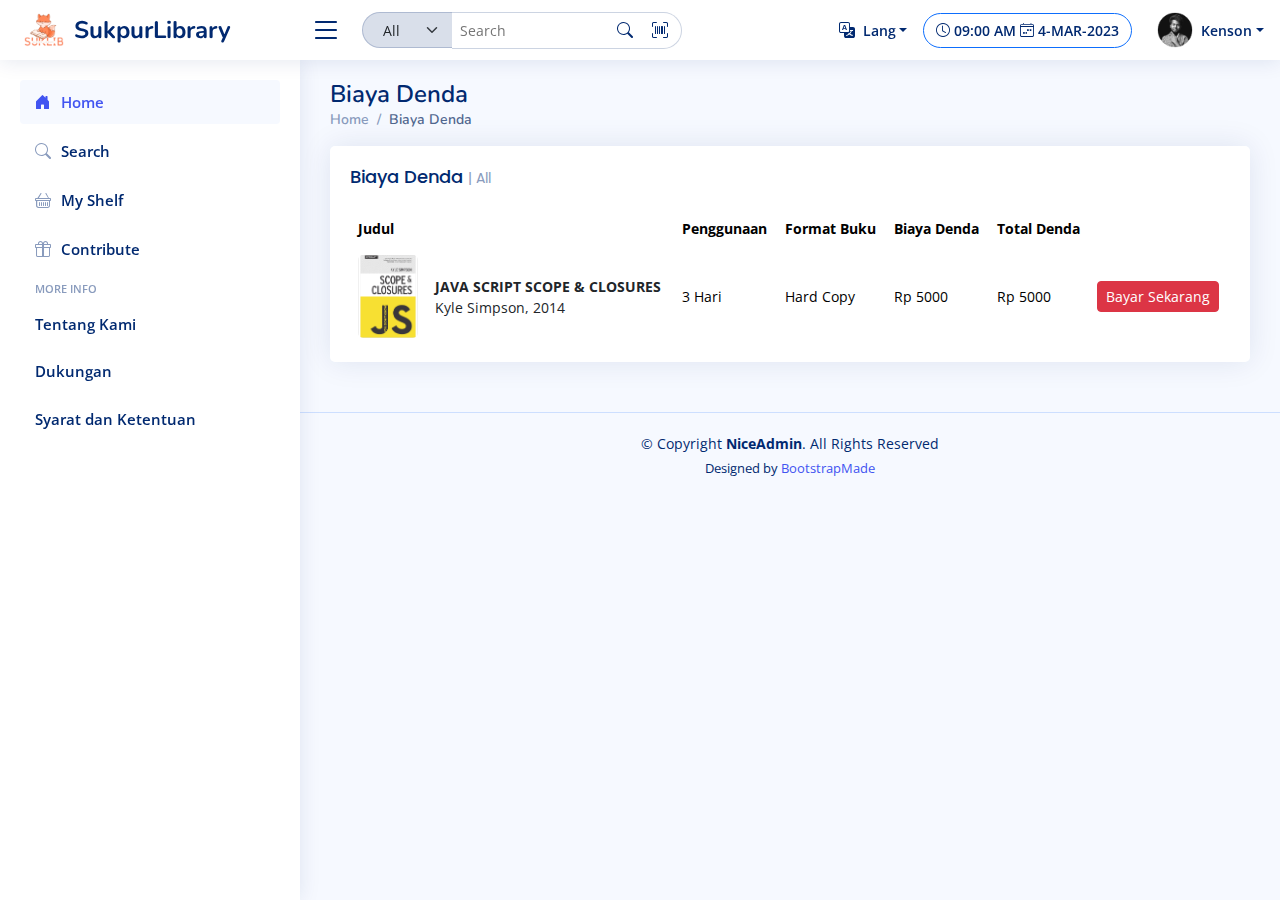
<file: NiceAdmin/index.html>
<!DOCTYPE html>
<html lang="en">

<head>
  <meta charset="utf-8">
  <meta content="width=device-width, initial-scale=1.0" name="viewport">

  <title>SukpurLibrary</title>
  <meta content="" name="description">
  <meta content="" name="keywords">

  <!-- Favicons -->
  <link href="img/logo.png" rel="icon">
  <link href="assets/img/apple-touch-icon.png" rel="apple-touch-icon">

  <!-- Google Fonts -->
  <link href="https://fonts.gstatic.com" rel="preconnect">
  <link href="https://fonts.googleapis.com/css?family=Open+Sans:300,300i,400,400i,600,600i,700,700i|Nunito:300,300i,400,400i,600,600i,700,700i|Poppins:300,300i,400,400i,500,500i,600,600i,700,700i" rel="stylesheet">

  <!-- Vendor CSS Files -->
  <link href="assets/vendor/bootstrap/css/bootstrap.min.css" rel="stylesheet">
  <link href="assets/vendor/bootstrap-icons/bootstrap-icons.css" rel="stylesheet">
  <link href="assets/vendor/boxicons/css/boxicons.min.css" rel="stylesheet">
  <link href="assets/vendor/quill/quill.snow.css" rel="stylesheet">
  <link href="assets/vendor/quill/quill.bubble.css" rel="stylesheet">
  <link href="assets/vendor/remixicon/remixicon.css" rel="stylesheet">
  <link href="assets/vendor/simple-datatables/style.css" rel="stylesheet">

  <!-- Template Main CSS File -->
  <link href="assets/css/style.css" rel="stylesheet">

  <!-- =======================================================
  * Template Name: NiceAdmin
  * Updated: Nov 17 2023 with Bootstrap v5.3.2
  * Template URL: https://bootstrapmade.com/nice-admin-bootstrap-admin-html-template/
  * Author: BootstrapMade.com
  * License: https://bootstrapmade.com/license/
  ======================================================== -->
</head>

<body>
  <!-- ======= Header ======= -->
  <header id="header" class="header fixed-top d-flex align-items-center">

    <div class="d-flex align-items-center justify-content-between">
      <a href="index.html" class="logo d-flex align-items-center">
        <img src="img/logo.png" alt="">
        <span class="d-none d-lg-block">SukpurLibrary</span>
      </a>
      <i class="bi bi-list toggle-sidebar-btn"></i>
    </div><!-- End Logo -->

    <div class="search-bar">
      <form class="search-form d-flex align-items-center" method="POST" action="#">
        <div class="input-group-sm ">
          <select class="form-select form-select-sm shadow-none rounded-start-pill">
              <option>All</option>
              <option>One</option>
              <option>Two</option>
              <option>Three</option>
              <option>Four</option>
          </select>
        </div>
        <input class="rounded-end-pill" type="text" name="query" placeholder="Search" title="Enter search keyword">
        <div class="btn-group" role="group" aria-label="Basic outlined example">
          <button class="btn" type="submit" title="Search"><i class="bi bi-search"></i></button>
          <button id="scan" class="btn" type="button"><i class="bi bi-upc-scan"></i></button>
        </div>
      </form>
    </div><!-- End Search Bar -->

    <nav class="header-nav ms-auto">
      <ul class="d-flex align-items-center">

        <li class="nav-item d-block d-lg-none">
          <a class="nav-link nav-icon search-bar-toggle " href="#">
            <i class="bi bi-search"></i>
          </a>
        </li><!-- End Search Icon-->

       
        <li class="nav-item dropdown pe-3">
          <a class="nav-link nav-profile d-flex align-items-center pe-0" href="#" data-bs-toggle="dropdown">
            <i class="bi bi-translate"></i>
            <span class="d-none d-md-block dropdown-toggle ps-2">Lang</span>
          </a><!-- End Profile Iamge Icon -->

          <ul class="dropdown-menu dropdown-menu-end dropdown-menu-arrow profile">
            <li>
              <hr class="dropdown-divider">
            </li>
            <li>
              <a class="dropdown-item d-flex align-items-center">
                <i class="bi bi-person"></i>
                <span>Bahasa 1</span>
              </a>
            </li>
            <li>
              <hr class="dropdown-divider">
            </li>

            <li>
              <a class="dropdown-item d-flex align-items-center">
                <i class="bi bi-gear"></i>
                <span>Bahasa 2</span>
              </a>
            </li>
            <li>
              <hr class="dropdown-divider">
            </li>

            <li>
              <a class="dropdown-item d-flex align-items-center">
                <i class="bi bi-question-circle"></i>
                <span>Bahasa 3</span>
              </a>
            </li>

          </ul><!-- End Profile Dropdown Items -->
        </li><!-- End Profile Nav -->


        <li class="nav-item">
          <button type="button" id="btnNavTime" class="nav-profile btn btn-outline-primary rounded-pill">
            <i class="bi bi-clock"></i>
            09:00 AM
            <i class="bi bi-calendar4-week"></i>
            4-MAR-2023
          </button>
        </li><!-- End Notification Nav -->
        <li class="nav-item dropdown pe-3">
          <a class="nav-link nav-profile d-flex align-items-center pe-0" href="#" data-bs-toggle="dropdown">
            <img src="/NiceAdmin/img/Avatar.png" alt="Profile" class="rounded-circle">
            <span class="d-none d-md-block dropdown-toggle ps-2">Kenson</span>
          </a><!-- End Profile Iamge Icon -->

          <ul class="dropdown-menu dropdown-menu-end dropdown-menu-arrow profile">
            <li class="dropdown-header">
              <h6>Kenson</h6>
              <span>User</span>
            </li>
            <li>
              <hr class="dropdown-divider">
            </li>

            <li>
              <a class="dropdown-item d-flex align-items-center" href="#">
                <i class="bi bi-person"></i>
                <span>My Profile</span>
              </a>
            </li>
            <li>
              <hr class="dropdown-divider">
            </li>

            <li>
              <a class="dropdown-item d-flex align-items-center" href="#">
                <i class="bi bi-gear"></i>
                <span>Account Settings</span>
              </a>
            </li>
            <li>
              <hr class="dropdown-divider">
            </li>

            <li>
              <a class="dropdown-item d-flex align-items-center" href="#">
                <i class="bi bi-box-arrow-right"></i>
                <span>Sign Out</span>
              </a>
            </li>

          </ul><!-- End Profile Dropdown Items -->
        </li><!-- End Profile Nav -->

      </ul>
    </nav><!-- End Icons Navigation -->

  </header><!-- End Header -->

  <!-- ======= Sidebar ======= -->
  <aside id="sidebar" class="sidebar">

    <ul class="sidebar-nav" id="sidebar-nav">

      <li class="nav-item">
        <a class="nav-link " href="index.html">
          <i class="bi bi-house-door-fill"></i>
          <span>Home</span>
        </a>
      </li><!-- End Dashboard Nav -->

      <li class="nav-item">
        <a class="nav-link collapsed" href="#">
          <i class="bi bi-search"></i><span>Search</span>
        </a>
      </li><!-- End Components Nav -->
      <li class="nav-item">
        <a class="nav-link collapsed" href="riwayat.html">
          <i class="bi bi-basket"></i><span>My Shelf</span>
        </a>
      </li><!-- End Components Nav -->
      <li class="nav-item">
        <a class="nav-link collapsed" href="#">
          <i class="bi bi-gift"></i><span>Contribute</span>
        </a>
      </li><!-- End Components Nav -->


      <li class="nav-heading">More Info</li>

      <li class="nav-item">
        <a class="nav-link collapsed" href="#">
          <span>Tentang Kami</span>
        </a>
      </li><!-- End Blank Page Nav -->
      <li class="nav-item">
        <a class="nav-link collapsed" href="#">
          <span>Dukungan</span>
        </a>
      </li><!-- End Blank Page Nav -->
      <li class="nav-item">
        <a class="nav-link collapsed" href="#">
          <span>Syarat dan Ketentuan</span>
        </a>
      </li><!-- End Blank Page Nav -->

    </ul>

  </aside><!-- End Sidebar-->

  <main id="main" class="main">
    <div class="pagetitle">
      <h1>Biaya Denda</h1>
      <nav>
        <ol class="breadcrumb">
          <li class="breadcrumb-item"><a href="index.html">Home</a></li>
          <li class="breadcrumb-item active">Biaya Denda</li>
        </ol>
      </nav>
    </div><!-- End Page Title -->
    <section class="section dashboard">
      <div class="row">
        <!-- Top Selling -->
        <div class="col-12">
          <div class="card top-selling overflow-auto">
            <div class="card-body pb-0">
              <h5 class="card-title">Biaya Denda <span>| All</span></h5>

              <table class="table table-borderless">
                <thead>
                  <tr>
                    <th scope="col">Judul</th>
                    <th scope="col"></th>
                    <th scope="col">Penggunaan</th>
                    <th scope="col">Format Buku</th>
                    <th scope="col">Biaya Denda</th>
                    <th scope="col">Total Denda</th>
                    <th scope="col"> </th>
                  </tr>
                </thead>
                <tbody>
                  <tr>
                    <th scope="row">
                      <a><img src="img/javaScript.png" alt=""></a>
                    </th>
                    <td>
                      <a class="text-dark fw-bold">JAVA SCRIPT SCOPE & CLOSURES</a><br>
                      <a class="text-dark">Kyle Simpson, 2014</a><br>
                      <a class="text-dark fw-light"></a>
                    </td>
                    <td>3 Hari</td>
                    <td>Hard Copy</td> 
                    <td>Rp 5000</td>
                    <td>Rp 5000</td>
                    <td>
                      <a class="btn btn-sm btn-danger" data-bs-toggle="modal" data-bs-target="#myModal">Bayar Sekarang</a>
                    </td>
                  </tr>
                </tbody>
              </table>

            </div>

          </div>
        </div><!-- End Top Selling -->
      </div>
    </section>
    <!-- Modal -->
    <div class="modal" tabindex="-1" id="myModal">
      <div class="modal-dialog modal-dialog-centered modal-sm">
        <div class="modal-content">
          <div class="modal-header">
            <h6 class="modal-title fw-bold">PEMBAYARAN</h6>
            <button type="button" class="btn-close" data-bs-dismiss="modal" aria-label="Close"></button>
          </div>
          <div class="modal-body">
            <div class="list-group">
              <div class="list-group-item fw-bold mb-0 pb-0 border-0">
                <div class="d-flex w-100 justify-content-between">
                  <p class="text-secondary mb-0" id="denda">TOTAL DENDA</p>
                </div>
                <p class="mb-0 border-bottom border-1 border-black">RP 5000</p>
              </div>
              <div class="list-group-item fw-bold border-0">
                <div class="d-flex w-100 justify-content-between">
                  <p class="text-secondary mb-0" id="judul">JUDUL BUKU</p>
                </div>
                <p class="border-bottom border-1 border-black">JAVA SCRIPT SCOPE & CLOSURES</p>
              </div>
              <div class="list-group-item fw-bold border-0 pt-0">
                  <label class="form-label text-secondary" style="font-size: small;">Metode Pembayaran</label>
                  <div class="col-sm-12">
                    <select class="form-select" aria-label="Default select example">
                      <option selected>Pilih Metode Pembayaran</option>
                      <option value="1">Mandiri</option>
                      <option value="2">BRI</option>
                      <option value="3">BNI</option>
                      <option value="3">DANA</option>
                    </select>
                  </div>
              </div>
            </div>
            <hr style="border-width: 1px; border-color: black;">
            <div class="d-flex w-100 fw-bold text-black">
                <small class="ms-3">TOTAL :</small>
                <small class="ms-1">RP 5000</small>
              </div>
          </div>
          <div class="modal-footer">
            <button type="button" class="btn btn-secondary" data-bs-dismiss="modal">Close</button>
            <button type="button" class="btn btn-primary" data-bs-dismiss="modal" onclick="kembalikanBuku(1, 5000, 1)">
              <a class="text-white" href="https://forms.gle/X7jPH8DW2JPVkRSDA" target="_blank">Bayar</a>
            </button>
          </div>
        </div>
      </div>
    </div>
  </main><!-- End #main -->
  <!-- ======= Footer ======= -->
  <footer id="footer" class="footer">
    <div class="copyright">
      &copy; Copyright <strong><span>NiceAdmin</span></strong>. All Rights Reserved
    </div>
    <div class="credits">
      <!-- All the links in the footer should remain intact. -->
      <!-- You can delete the links only if you purchased the pro version. -->
      <!-- Licensing information: https://bootstrapmade.com/license/ -->
      <!-- Purchase the pro version with working PHP/AJAX contact form: https://bootstrapmade.com/nice-admin-bootstrap-admin-html-template/ -->
      Designed by <a href="https://bootstrapmade.com/">BootstrapMade</a>
    </div>
  </footer><!-- End Footer -->

  <a href="#" class="back-to-top d-flex align-items-center justify-content-center"><i class="bi bi-arrow-up-short"></i></a>

  <!-- Vendor JS Files -->
  <script src="assets/vendor/apexcharts/apexcharts.min.js"></script>
  <script src="assets/vendor/bootstrap/js/bootstrap.bundle.min.js"></script>
  <script src="assets/vendor/chart.js/chart.umd.js"></script>
  <script src="assets/vendor/echarts/echarts.min.js"></script>
  <script src="assets/vendor/quill/quill.min.js"></script>
  <script src="assets/vendor/simple-datatables/simple-datatables.js"></script>
  <script src="assets/vendor/tinymce/tinymce.min.js"></script>
  <script src="assets/vendor/php-email-form/validate.js"></script>

  <!-- Template Main JS File -->
  <script src="assets/js/main.js"></script>

</body>

</html>
</file>
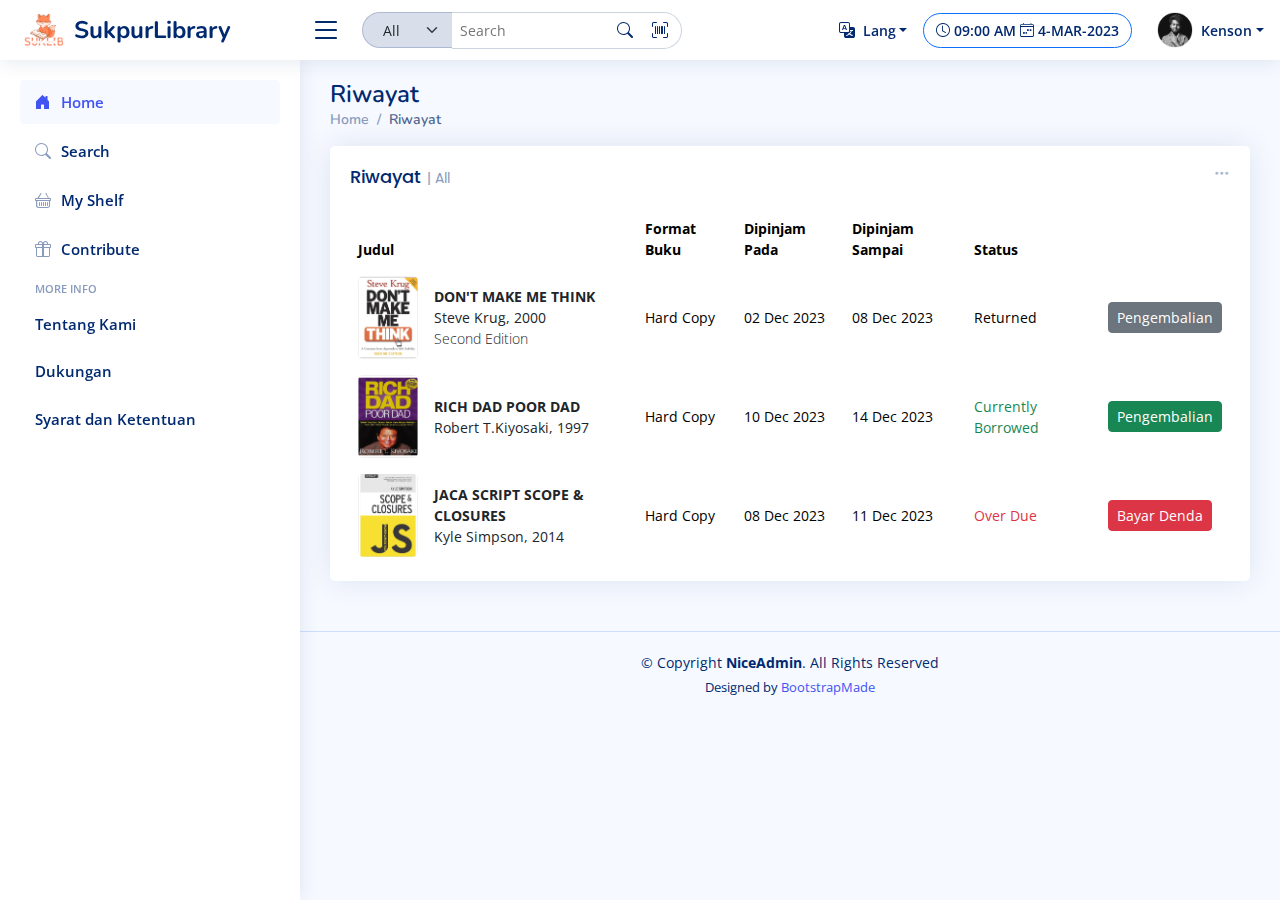
<file: NiceAdmin/riwayat.html>
<!DOCTYPE html>
<html lang="en">

<head>
  <meta charset="utf-8">
  <meta content="width=device-width, initial-scale=1.0" name="viewport">

  <title>Dashboard - NiceAdmin Bootstrap Template</title>
  <meta content="" name="description">
  <meta content="" name="keywords">

  <!-- Favicons -->
  <link href="img/logo.png" rel="icon">
  <link href="assets/img/apple-touch-icon.png" rel="apple-touch-icon">

  <!-- Google Fonts -->
  <link href="https://fonts.gstatic.com" rel="preconnect">
  <link href="https://fonts.googleapis.com/css?family=Open+Sans:300,300i,400,400i,600,600i,700,700i|Nunito:300,300i,400,400i,600,600i,700,700i|Poppins:300,300i,400,400i,500,500i,600,600i,700,700i" rel="stylesheet">

  <!-- Vendor CSS Files -->
  <link href="assets/vendor/bootstrap/css/bootstrap.min.css" rel="stylesheet">
  <link href="assets/vendor/bootstrap-icons/bootstrap-icons.css" rel="stylesheet">
  <link href="assets/vendor/boxicons/css/boxicons.min.css" rel="stylesheet">
  <link href="assets/vendor/quill/quill.snow.css" rel="stylesheet">
  <link href="assets/vendor/quill/quill.bubble.css" rel="stylesheet">
  <link href="assets/vendor/remixicon/remixicon.css" rel="stylesheet">
  <link href="assets/vendor/simple-datatables/style.css" rel="stylesheet">

  <!-- Template Main CSS File -->
  <link href="assets/css/style.css" rel="stylesheet">

  <!-- =======================================================
  * Template Name: NiceAdmin
  * Updated: Nov 17 2023 with Bootstrap v5.3.2
  * Template URL: https://bootstrapmade.com/nice-admin-bootstrap-admin-html-template/
  * Author: BootstrapMade.com
  * License: https://bootstrapmade.com/license/
  ======================================================== -->
</head>

<body>
  <!-- ======= Header ======= -->
  <header id="header" class="header fixed-top d-flex align-items-center">

    <div class="d-flex align-items-center justify-content-between">
      <a href="index.html" class="logo d-flex align-items-center">
        <img src="img/logo.png" alt="">
        <span class="d-none d-lg-block">SukpurLibrary</span>
      </a>
      <i class="bi bi-list toggle-sidebar-btn"></i>
    </div><!-- End Logo -->

    <div class="search-bar">
      <form class="search-form d-flex align-items-center" method="POST" action="#">
        <div class="input-group-sm ">
          <select class="form-select form-select-sm shadow-none rounded-start-pill">
              <option>All</option>
              <option>One</option>
              <option>Two</option>
              <option>Three</option>
              <option>Four</option>
          </select>
        </div>
        <input class="rounded-end-pill" type="text" name="query" placeholder="Search" title="Enter search keyword">
        <div class="btn-group" role="group" aria-label="Basic outlined example">
          <button class="btn" type="submit" title="Search"><i class="bi bi-search"></i></button>
          <button id="scan" class="btn" type="button"><i class="bi bi-upc-scan"></i></button>
        </div>
      </form>
    </div><!-- End Search Bar -->

    <nav class="header-nav ms-auto">
      <ul class="d-flex align-items-center">

        <li class="nav-item d-block d-lg-none">
          <a class="nav-link nav-icon search-bar-toggle " href="#">
            <i class="bi bi-search"></i>
          </a>
        </li><!-- End Search Icon-->

       
        <li class="nav-item dropdown pe-3">
          <a class="nav-link nav-profile d-flex align-items-center pe-0" href="#" data-bs-toggle="dropdown">
            <i class="bi bi-translate"></i>
            <span class="d-none d-md-block dropdown-toggle ps-2">Lang</span>
          </a><!-- End Profile Iamge Icon -->

          <ul class="dropdown-menu dropdown-menu-end dropdown-menu-arrow profile">
            <li>
              <hr class="dropdown-divider">
            </li>
            <li>
              <a class="dropdown-item d-flex align-items-center">
                <i class="bi bi-person"></i>
                <span>Bahasa 1</span>
              </a>
            </li>
            <li>
              <hr class="dropdown-divider">
            </li>

            <li>
              <a class="dropdown-item d-flex align-items-center">
                <i class="bi bi-gear"></i>
                <span>Bahasa 2</span>
              </a>
            </li>
            <li>
              <hr class="dropdown-divider">
            </li>

            <li>
              <a class="dropdown-item d-flex align-items-center">
                <i class="bi bi-question-circle"></i>
                <span>Bahasa 3</span>
              </a>
            </li>

          </ul><!-- End Profile Dropdown Items -->
        </li><!-- End Profile Nav -->


        <li class="nav-item">
          <button type="button" id="btnNavTime" class="nav-profile btn btn-outline-primary rounded-pill">
            <i class="bi bi-clock"></i>
            09:00 AM
            <i class="bi bi-calendar4-week"></i>
            4-MAR-2023
          </button>
        </li><!-- End Notification Nav -->
        <li class="nav-item dropdown pe-3">
          <a class="nav-link nav-profile d-flex align-items-center pe-0" href="#" data-bs-toggle="dropdown">
            <img src="/NiceAdmin/img/Avatar.png" alt="Profile" class="rounded-circle">
            <span class="d-none d-md-block dropdown-toggle ps-2">Kenson</span>
          </a><!-- End Profile Iamge Icon -->

          <ul class="dropdown-menu dropdown-menu-end dropdown-menu-arrow profile">
            <li class="dropdown-header">
              <h6>Kenson</h6>
              <span>User</span>
            </li>
            <li>
              <hr class="dropdown-divider">
            </li>

            <li>
              <a class="dropdown-item d-flex align-items-center" href="#">
                <i class="bi bi-person"></i>
                <span>My Profile</span>
              </a>
            </li>
            <li>
              <hr class="dropdown-divider">
            </li>

            <li>
              <a class="dropdown-item d-flex align-items-center" href="#">
                <i class="bi bi-gear"></i>
                <span>Account Settings</span>
              </a>
            </li>
            <li>
              <hr class="dropdown-divider">
            </li>

            <li>
              <a class="dropdown-item d-flex align-items-center" href="#">
                <i class="bi bi-box-arrow-right"></i>
                <span>Sign Out</span>
              </a>
            </li>

          </ul><!-- End Profile Dropdown Items -->
        </li><!-- End Profile Nav -->

      </ul>
    </nav><!-- End Icons Navigation -->

  </header><!-- End Header -->

  <!-- ======= Sidebar ======= -->
  <aside id="sidebar" class="sidebar">

    <ul class="sidebar-nav" id="sidebar-nav">

      <li class="nav-item">
        <a class="nav-link " href="index.html">
          <i class="bi bi-house-door-fill"></i>
          <span>Home</span>
        </a>
      </li><!-- End Dashboard Nav -->

      <li class="nav-item">
        <a class="nav-link collapsed" data-bs-target="#components-nav" data-bs-toggle="collapse" href="#">
          <i class="bi bi-search"></i><span>Search</span>
        </a>
      </li><!-- End Components Nav -->
      <li class="nav-item">
        <a class="nav-link collapsed" data-bs-target="#components-nav" data-bs-toggle="collapse" href="#">
          <i class="bi bi-basket"></i><span>My Shelf</span>
        </a>
      </li><!-- End Components Nav -->
      <li class="nav-item">
        <a class="nav-link collapsed" data-bs-target="#components-nav" data-bs-toggle="collapse" href="#">
          <i class="bi bi-gift"></i><span>Contribute</span>
        </a>
      </li><!-- End Components Nav -->


      <li class="nav-heading">More Info</li>

      <li class="nav-item">
        <a class="nav-link collapsed" href="#">
          <span>Tentang Kami</span>
        </a>
      </li><!-- End Blank Page Nav -->
      <li class="nav-item">
        <a class="nav-link collapsed" href="#">
          <span>Dukungan</span>
        </a>
      </li><!-- End Blank Page Nav -->
      <li class="nav-item">
        <a class="nav-link collapsed" href="#">
          <span>Syarat dan Ketentuan</span>
        </a>
      </li><!-- End Blank Page Nav -->

    </ul>

  </aside><!-- End Sidebar-->

  <main id="main" class="main">
    <div class="pagetitle">
      <h1>Riwayat</h1>
      <nav>
        <ol class="breadcrumb">
          <li class="breadcrumb-item"><a href="index.html">Home</a></li>
          <li class="breadcrumb-item active">Riwayat</li>
        </ol>
      </nav>
    </div><!-- End Page Title -->
    <section class="section dashboard">
      <div class="row">
        <!-- Top Selling -->
        <div class="col-12">
          <div class="card top-selling overflow-auto">
            <div class="filter">
              <a class="icon" href="#" data-bs-toggle="dropdown"><i class="bi bi-three-dots"></i></a>
              <ul class="dropdown-menu dropdown-menu-end dropdown-menu-arrow">
                <li class="dropdown-header text-start">
                  <h6>Filter</h6>
                </li>
                <li><a class="dropdown-item" href="#">Currently Borrowed</a></li>
                <li><a class="dropdown-item" href="#">Returned</a></li>
                <li><a class="dropdown-item" href="#">Over Due</a></li>
              </ul>
            </div>
            <div class="card-body pb-0">
              <h5 class="card-title">Riwayat <span>| All</span></h5>

              <table class="table table-borderless">
                <thead>
                  <tr>
                    <th scope="col">Judul</th>
                    <th scope="col"></th>
                    <th scope="col">Format Buku</th>
                    <th scope="col">Dipinjam Pada</th>
                    <th scope="col">Dipinjam Sampai</th>
                    <th scope="col">Status</th>
                    <th scope="col"> </th>
                  </tr>
                </thead>
                <tbody>
                  <tr>
                    <th scope="row">
                      <a><img src="img/dontMakeMeThink.png" alt=""></a>
                    </th>
                    <td>
                      <a class="text-dark fw-bold">DON'T MAKE ME THINK</a><br>
                      <a class="text-dark">Steve Krug, 2000</a><br>
                      <a class="text-dark fw-light">Second Edition</a>
                    </td>
                    <td>Hard Copy</td> 
                    <td>02 Dec 2023</td>
                    <td>08 Dec 2023</td>
                    <td>Returned</td>
                    <td>
                      <a class="btn btn-sm btn-secondary" data-bs-toggle="modal" data-bs-target="#myModal">Pengembalian</a>
                    </td>
                  </tr>
                  <tr>
                    <th scope="row">
                      <a><img src="img/richDadPoorDad.png" alt=""></a>
                    </th>
                    <td>
                      <a class="text-dark fw-bold">RICH DAD POOR DAD</a><br>
                      <a class="text-dark">Robert T.Kiyosaki, 1997</a><br>
                      <a class="text-dark fw-light"></a>
                    </td>
                    <td>Hard Copy</td> 
                    <td>10 Dec 2023</td>
                    <td>14 Dec 2023</td>
                    <td class="text-success">Currently Borrowed</td>
                    <td>
                      <a class="btn btn-sm btn-success" data-bs-toggle="modal" data-bs-target="#myModal">Pengembalian</a>
                    </td>
                  </tr>
                  <tr>
                    <th scope="row">
                      <a><img src="img/javaScript.png" alt=""></a>
                    </th>
                    <td>
                      <a class="text-dark fw-bold">JACA SCRIPT SCOPE & CLOSURES</a><br>
                      <a class="text-dark">Kyle Simpson, 2014</a><br>
                      <a class="text-dark fw-light"></a>
                    </td>
                    <td>Hard Copy</td> 
                    <td>08 Dec 2023</td>
                    <td>11 Dec 2023</td>
                    <td class="text-danger">Over Due</td>
                    <td>
                      <a class="btn btn-sm btn-danger" href="index.html">Bayar Denda</a>
                    </td>
                  </tr>
                </tbody>
              </table>
            </div>
            
          </div>
        </div><!-- End Top Selling -->
      </div>
    </section>
    <!-- Modal -->
    <div class="modal" tabindex="-1" id="myModal">
      <div class="modal-dialog modal-dialog-centered modal-sm">
        <div class="modal-content">
          <div class="modal-header">
            <h6 class="modal-title fw-bold">Isi data Pengembalian Buku</h6>
            <button type="button" class="btn-close" data-bs-dismiss="modal" aria-label="Close"></button>
          </div>
          <div class="modal-body">
            <div class="list-group">
              <div class="list-group-item fw-bold border-0 mb-1">
                <!-- Vertical Form -->
                <form class="row g-3">
                  <div class="col-12">
                    <label for="inputDate" class="col-sm-2 col-form-label">Dari</label>
                    <div class="col-sm-10">
                      <input type="date" class="form-control border-0 bg-secondary-light">
                    </div>
                  </div>
                  <div class="col-12">
                    <label for="inputDate" class="col-sm-2 col-form-label">Sampai</label>
                    <div class="col-sm-10">
                      <input type="date" class="form-control border-0 bg-secondary-light">
                    </div>
                  </div>
                  <div class="col-12">
                    <label for="inputNanme4" class="form-label">Nomor Buku</label>
                    <input type="text" class="form-control" id="inputNanme4" placeholder="65XC2023">
                  </div>
                  <div class="col-12">
                    <label for="inputNanme3" class="form-label">Denda</label>
                    <input type="text" class="form-control" id="inputNanme3" placeholder="RP 0,00">
                  </div>
                </form>
                <!-- Vertical Form -->
              </div>
            </div>
          </div>
          <div class="modal-footer justify-content-center">
            <button type="button" class="btn btn-secondary" data-bs-dismiss="modal">Close</button>
            <button type="button" class="btn btn-primary" data-bs-dismiss="modal">
              <a class="text-white" target="_blank">Return</a>
            </button>
          </div>
        </div>
      </div>
    </div>
  </main><!-- End #main -->
  <!-- ======= Footer ======= -->
  <footer id="footer" class="footer">
    <div class="copyright">
      &copy; Copyright <strong><span>NiceAdmin</span></strong>. All Rights Reserved
    </div>
    <div class="credits">
      <!-- All the links in the footer should remain intact. -->
      <!-- You can delete the links only if you purchased the pro version. -->
      <!-- Licensing information: https://bootstrapmade.com/license/ -->
      <!-- Purchase the pro version with working PHP/AJAX contact form: https://bootstrapmade.com/nice-admin-bootstrap-admin-html-template/ -->
      Designed by <a href="https://bootstrapmade.com/">BootstrapMade</a>
    </div>
  </footer><!-- End Footer -->

  <a href="#" class="back-to-top d-flex align-items-center justify-content-center"><i class="bi bi-arrow-up-short"></i></a>

  <!-- Vendor JS Files -->
  <script src="assets/vendor/apexcharts/apexcharts.min.js"></script>
  <script src="assets/vendor/bootstrap/js/bootstrap.bundle.min.js"></script>
  <script src="assets/vendor/chart.js/chart.umd.js"></script>
  <script src="assets/vendor/echarts/echarts.min.js"></script>
  <script src="assets/vendor/quill/quill.min.js"></script>
  <script src="assets/vendor/simple-datatables/simple-datatables.js"></script>
  <script src="assets/vendor/tinymce/tinymce.min.js"></script>
  <script src="assets/vendor/php-email-form/validate.js"></script>

  <!-- Template Main JS File -->
  <script src="assets/js/main.js"></script>

</body>

</html>
</file>
<file: NiceAdmin/assets/vendor/quill/quill.snow.css>
/*!
 * Quill Editor v1.3.7
 * https://quilljs.com/
 * Copyright (c) 2014, Jason Chen
 * Copyright (c) 2013, salesforce.com
 */
.ql-container {
  box-sizing: border-box;
  font-family: Helvetica, Arial, sans-serif;
  font-size: 13px;
  height: 100%;
  margin: 0px;
  position: relative;
}
.ql-container.ql-disabled .ql-tooltip {
  visibility: hidden;
}
.ql-container.ql-disabled .ql-editor ul[data-checked] > li::before {
  pointer-events: none;
}
.ql-clipboard {
  left: -100000px;
  height: 1px;
  overflow-y: hidden;
  position: absolute;
  top: 50%;
}
.ql-clipboard p {
  margin: 0;
  padding: 0;
}
.ql-editor {
  box-sizing: border-box;
  line-height: 1.42;
  height: 100%;
  outline: none;
  overflow-y: auto;
  padding: 12px 15px;
  tab-size: 4;
  -moz-tab-size: 4;
  text-align: left;
  white-space: pre-wrap;
  word-wrap: break-word;
}
.ql-editor > * {
  cursor: text;
}
.ql-editor p,
.ql-editor ol,
.ql-editor ul,
.ql-editor pre,
.ql-editor blockquote,
.ql-editor h1,
.ql-editor h2,
.ql-editor h3,
.ql-editor h4,
.ql-editor h5,
.ql-editor h6 {
  margin: 0;
  padding: 0;
  counter-reset: list-1 list-2 list-3 list-4 list-5 list-6 list-7 list-8 list-9;
}
.ql-editor ol,
.ql-editor ul {
  padding-left: 1.5em;
}
.ql-editor ol > li,
.ql-editor ul > li {
  list-style-type: none;
}
.ql-editor ul > li::before {
  content: '\2022';
}
.ql-editor ul[data-checked=true],
.ql-editor ul[data-checked=false] {
  pointer-events: none;
}
.ql-editor ul[data-checked=true] > li *,
.ql-editor ul[data-checked=false] > li * {
  pointer-events: all;
}
.ql-editor ul[data-checked=true] > li::before,
.ql-editor ul[data-checked=false] > li::before {
  color: #777;
  cursor: pointer;
  pointer-events: all;
}
.ql-editor ul[data-checked=true] > li::before {
  content: '\2611';
}
.ql-editor ul[data-checked=false] > li::before {
  content: '\2610';
}
.ql-editor li::before {
  display: inline-block;
  white-space: nowrap;
  width: 1.2em;
}
.ql-editor li:not(.ql-direction-rtl)::before {
  margin-left: -1.5em;
  margin-right: 0.3em;
  text-align: right;
}
.ql-editor li.ql-direction-rtl::before {
  margin-left: 0.3em;
  margin-right: -1.5em;
}
.ql-editor ol li:not(.ql-direction-rtl),
.ql-editor ul li:not(.ql-direction-rtl) {
  padding-left: 1.5em;
}
.ql-editor ol li.ql-direction-rtl,
.ql-editor ul li.ql-direction-rtl {
  padding-right: 1.5em;
}
.ql-editor ol li {
  counter-reset: list-1 list-2 list-3 list-4 list-5 list-6 list-7 list-8 list-9;
  counter-increment: list-0;
}
.ql-editor ol li:before {
  content: counter(list-0, decimal) '. ';
}
.ql-editor ol li.ql-indent-1 {
  counter-increment: list-1;
}
.ql-editor ol li.ql-indent-1:before {
  content: counter(list-1, lower-alpha) '. ';
}
.ql-editor ol li.ql-indent-1 {
  counter-reset: list-2 list-3 list-4 list-5 list-6 list-7 list-8 list-9;
}
.ql-editor ol li.ql-indent-2 {
  counter-increment: list-2;
}
.ql-editor ol li.ql-indent-2:before {
  content: counter(list-2, lower-roman) '. ';
}
.ql-editor ol li.ql-indent-2 {
  counter-reset: list-3 list-4 list-5 list-6 list-7 list-8 list-9;
}
.ql-editor ol li.ql-indent-3 {
  counter-increment: list-3;
}
.ql-editor ol li.ql-indent-3:before {
  content: counter(list-3, decimal) '. ';
}
.ql-editor ol li.ql-indent-3 {
  counter-reset: list-4 list-5 list-6 list-7 list-8 list-9;
}
.ql-editor ol li.ql-indent-4 {
  counter-increment: list-4;
}
.ql-editor ol li.ql-indent-4:before {
  content: counter(list-4, lower-alpha) '. ';
}
.ql-editor ol li.ql-indent-4 {
  counter-reset: list-5 list-6 list-7 list-8 list-9;
}
.ql-editor ol li.ql-indent-5 {
  counter-increment: list-5;
}
.ql-editor ol li.ql-indent-5:before {
  content: counter(list-5, lower-roman) '. ';
}
.ql-editor ol li.ql-indent-5 {
  counter-reset: list-6 list-7 list-8 list-9;
}
.ql-editor ol li.ql-indent-6 {
  counter-increment: list-6;
}
.ql-editor ol li.ql-indent-6:before {
  content: counter(list-6, decimal) '. ';
}
.ql-editor ol li.ql-indent-6 {
  counter-reset: list-7 list-8 list-9;
}
.ql-editor ol li.ql-indent-7 {
  counter-increment: list-7;
}
.ql-editor ol li.ql-indent-7:before {
  content: counter(list-7, lower-alpha) '. ';
}
.ql-editor ol li.ql-indent-7 {
  counter-reset: list-8 list-9;
}
.ql-editor ol li.ql-indent-8 {
  counter-increment: list-8;
}
.ql-editor ol li.ql-indent-8:before {
  content: counter(list-8, lower-roman) '. ';
}
.ql-editor ol li.ql-indent-8 {
  counter-reset: list-9;
}
.ql-editor ol li.ql-indent-9 {
  counter-increment: list-9;
}
.ql-editor ol li.ql-indent-9:before {
  content: counter(list-9, decimal) '. ';
}
.ql-editor .ql-indent-1:not(.ql-direction-rtl) {
  padding-left: 3em;
}
.ql-editor li.ql-indent-1:not(.ql-direction-rtl) {
  padding-left: 4.5em;
}
.ql-editor .ql-indent-1.ql-direction-rtl.ql-align-right {
  padding-right: 3em;
}
.ql-editor li.ql-indent-1.ql-direction-rtl.ql-align-right {
  padding-right: 4.5em;
}
.ql-editor .ql-indent-2:not(.ql-direction-rtl) {
  padding-left: 6em;
}
.ql-editor li.ql-indent-2:not(.ql-direction-rtl) {
  padding-left: 7.5em;
}
.ql-editor .ql-indent-2.ql-direction-rtl.ql-align-right {
  padding-right: 6em;
}
.ql-editor li.ql-indent-2.ql-direction-rtl.ql-align-right {
  padding-right: 7.5em;
}
.ql-editor .ql-indent-3:not(.ql-direction-rtl) {
  padding-left: 9em;
}
.ql-editor li.ql-indent-3:not(.ql-direction-rtl) {
  padding-left: 10.5em;
}
.ql-editor .ql-indent-3.ql-direction-rtl.ql-align-right {
  padding-right: 9em;
}
.ql-editor li.ql-indent-3.ql-direction-rtl.ql-align-right {
  padding-right: 10.5em;
}
.ql-editor .ql-indent-4:not(.ql-direction-rtl) {
  padding-left: 12em;
}
.ql-editor li.ql-indent-4:not(.ql-direction-rtl) {
  padding-left: 13.5em;
}
.ql-editor .ql-indent-4.ql-direction-rtl.ql-align-right {
  padding-right: 12em;
}
.ql-editor li.ql-indent-4.ql-direction-rtl.ql-align-right {
  padding-right: 13.5em;
}
.ql-editor .ql-indent-5:not(.ql-direction-rtl) {
  padding-left: 15em;
}
.ql-editor li.ql-indent-5:not(.ql-direction-rtl) {
  padding-left: 16.5em;
}
.ql-editor .ql-indent-5.ql-direction-rtl.ql-align-right {
  padding-right: 15em;
}
.ql-editor li.ql-indent-5.ql-direction-rtl.ql-align-right {
  padding-right: 16.5em;
}
.ql-editor .ql-indent-6:not(.ql-direction-rtl) {
  padding-left: 18em;
}
.ql-editor li.ql-indent-6:not(.ql-direction-rtl) {
  padding-left: 19.5em;
}
.ql-editor .ql-indent-6.ql-direction-rtl.ql-align-right {
  padding-right: 18em;
}
.ql-editor li.ql-indent-6.ql-direction-rtl.ql-align-right {
  padding-right: 19.5em;
}
.ql-editor .ql-indent-7:not(.ql-direction-rtl) {
  padding-left: 21em;
}
.ql-editor li.ql-indent-7:not(.ql-direction-rtl) {
  padding-left: 22.5em;
}
.ql-editor .ql-indent-7.ql-direction-rtl.ql-align-right {
  padding-right: 21em;
}
.ql-editor li.ql-indent-7.ql-direction-rtl.ql-align-right {
  padding-right: 22.5em;
}
.ql-editor .ql-indent-8:not(.ql-direction-rtl) {
  padding-left: 24em;
}
.ql-editor li.ql-indent-8:not(.ql-direction-rtl) {
  padding-left: 25.5em;
}
.ql-editor .ql-indent-8.ql-direction-rtl.ql-align-right {
  padding-right: 24em;
}
.ql-editor li.ql-indent-8.ql-direction-rtl.ql-align-right {
  padding-right: 25.5em;
}
.ql-editor .ql-indent-9:not(.ql-direction-rtl) {
  padding-left: 27em;
}
.ql-editor li.ql-indent-9:not(.ql-direction-rtl) {
  padding-left: 28.5em;
}
.ql-editor .ql-indent-9.ql-direction-rtl.ql-align-right {
  padding-right: 27em;
}
.ql-editor li.ql-indent-9.ql-direction-rtl.ql-align-right {
  padding-right: 28.5em;
}
.ql-editor .ql-video {
  display: block;
  max-width: 100%;
}
.ql-editor .ql-video.ql-align-center {
  margin: 0 auto;
}
.ql-editor .ql-video.ql-align-right {
  margin: 0 0 0 auto;
}
.ql-editor .ql-bg-black {
  background-color: #000;
}
.ql-editor .ql-bg-red {
  background-color: #e60000;
}
.ql-editor .ql-bg-orange {
  background-color: #f90;
}
.ql-editor .ql-bg-yellow {
  background-color: #ff0;
}
.ql-editor .ql-bg-green {
  background-color: #008a00;
}
.ql-editor .ql-bg-blue {
  background-color: #06c;
}
.ql-editor .ql-bg-purple {
  background-color: #93f;
}
.ql-editor .ql-color-white {
  color: #fff;
}
.ql-editor .ql-color-red {
  color: #e60000;
}
.ql-editor .ql-color-orange {
  color: #f90;
}
.ql-editor .ql-color-yellow {
  color: #ff0;
}
.ql-editor .ql-color-green {
  color: #008a00;
}
.ql-editor .ql-color-blue {
  color: #06c;
}
.ql-editor .ql-color-purple {
  color: #93f;
}
.ql-editor .ql-font-serif {
  font-family: Georgia, Times New Roman, serif;
}
.ql-editor .ql-font-monospace {
  font-family: Monaco, Courier New, monospace;
}
.ql-editor .ql-size-small {
  font-size: 0.75em;
}
.ql-editor .ql-size-large {
  font-size: 1.5em;
}
.ql-editor .ql-size-huge {
  font-size: 2.5em;
}
.ql-editor .ql-direction-rtl {
  direction: rtl;
  text-align: inherit;
}
.ql-editor .ql-align-center {
  text-align: center;
}
.ql-editor .ql-align-justify {
  text-align: justify;
}
.ql-editor .ql-align-right {
  text-align: right;
}
.ql-editor.ql-blank::before {
  color: rgba(0,0,0,0.6);
  content: attr(data-placeholder);
  font-style: italic;
  left: 15px;
  pointer-events: none;
  position: absolute;
  right: 15px;
}
.ql-snow.ql-toolbar:after,
.ql-snow .ql-toolbar:after {
  clear: both;
  content: '';
  display: table;
}
.ql-snow.ql-toolbar button,
.ql-snow .ql-toolbar button {
  background: none;
  border: none;
  cursor: pointer;
  display: inline-block;
  float: left;
  height: 24px;
  padding: 3px 5px;
  width: 28px;
}
.ql-snow.ql-toolbar button svg,
.ql-snow .ql-toolbar button svg {
  float: left;
  height: 100%;
}
.ql-snow.ql-toolbar button:active:hover,
.ql-snow .ql-toolbar button:active:hover {
  outline: none;
}
.ql-snow.ql-toolbar input.ql-image[type=file],
.ql-snow .ql-toolbar input.ql-image[type=file] {
  display: none;
}
.ql-snow.ql-toolbar button:hover,
.ql-snow .ql-toolbar button:hover,
.ql-snow.ql-toolbar button:focus,
.ql-snow .ql-toolbar button:focus,
.ql-snow.ql-toolbar button.ql-active,
.ql-snow .ql-toolbar button.ql-active,
.ql-snow.ql-toolbar .ql-picker-label:hover,
.ql-snow .ql-toolbar .ql-picker-label:hover,
.ql-snow.ql-toolbar .ql-picker-label.ql-active,
.ql-snow .ql-toolbar .ql-picker-label.ql-active,
.ql-snow.ql-toolbar .ql-picker-item:hover,
.ql-snow .ql-toolbar .ql-picker-item:hover,
.ql-snow.ql-toolbar .ql-picker-item.ql-selected,
.ql-snow .ql-toolbar .ql-picker-item.ql-selected {
  color: #06c;
}
.ql-snow.ql-toolbar button:hover .ql-fill,
.ql-snow .ql-toolbar button:hover .ql-fill,
.ql-snow.ql-toolbar button:focus .ql-fill,
.ql-snow .ql-toolbar button:focus .ql-fill,
.ql-snow.ql-toolbar button.ql-active .ql-fill,
.ql-snow .ql-toolbar button.ql-active .ql-fill,
.ql-snow.ql-toolbar .ql-picker-label:hover .ql-fill,
.ql-snow .ql-toolbar .ql-picker-label:hover .ql-fill,
.ql-snow.ql-toolbar .ql-picker-label.ql-active .ql-fill,
.ql-snow .ql-toolbar .ql-picker-label.ql-active .ql-fill,
.ql-snow.ql-toolbar .ql-picker-item:hover .ql-fill,
.ql-snow .ql-toolbar .ql-picker-item:hover .ql-fill,
.ql-snow.ql-toolbar .ql-picker-item.ql-selected .ql-fill,
.ql-snow .ql-toolbar .ql-picker-item.ql-selected .ql-fill,
.ql-snow.ql-toolbar button:hover .ql-stroke.ql-fill,
.ql-snow .ql-toolbar button:hover .ql-stroke.ql-fill,
.ql-snow.ql-toolbar button:focus .ql-stroke.ql-fill,
.ql-snow .ql-toolbar button:focus .ql-stroke.ql-fill,
.ql-snow.ql-toolbar button.ql-active .ql-stroke.ql-fill,
.ql-snow .ql-toolbar button.ql-active .ql-stroke.ql-fill,
.ql-snow.ql-toolbar .ql-picker-label:hover .ql-stroke.ql-fill,
.ql-snow .ql-toolbar .ql-picker-label:hover .ql-stroke.ql-fill,
.ql-snow.ql-toolbar .ql-picker-label.ql-active .ql-stroke.ql-fill,
.ql-snow .ql-toolbar .ql-picker-label.ql-active .ql-stroke.ql-fill,
.ql-snow.ql-toolbar .ql-picker-item:hover .ql-stroke.ql-fill,
.ql-snow .ql-toolbar .ql-picker-item:hover .ql-stroke.ql-fill,
.ql-snow.ql-toolbar .ql-picker-item.ql-selected .ql-stroke.ql-fill,
.ql-snow .ql-toolbar .ql-picker-item.ql-selected .ql-stroke.ql-fill {
  fill: #06c;
}
.ql-snow.ql-toolbar button:hover .ql-stroke,
.ql-snow .ql-toolbar button:hover .ql-stroke,
.ql-snow.ql-toolbar button:focus .ql-stroke,
.ql-snow .ql-toolbar button:focus .ql-stroke,
.ql-snow.ql-toolbar button.ql-active .ql-stroke,
.ql-snow .ql-toolbar button.ql-active .ql-stroke,
.ql-snow.ql-toolbar .ql-picker-label:hover .ql-stroke,
.ql-snow .ql-toolbar .ql-picker-label:hover .ql-stroke,
.ql-snow.ql-toolbar .ql-picker-label.ql-active .ql-stroke,
.ql-snow .ql-toolbar .ql-picker-label.ql-active .ql-stroke,
.ql-snow.ql-toolbar .ql-picker-item:hover .ql-stroke,
.ql-snow .ql-toolbar .ql-picker-item:hover .ql-stroke,
.ql-snow.ql-toolbar .ql-picker-item.ql-selected .ql-stroke,
.ql-snow .ql-toolbar .ql-picker-item.ql-selected .ql-stroke,
.ql-snow.ql-toolbar button:hover .ql-stroke-miter,
.ql-snow .ql-toolbar button:hover .ql-stroke-miter,
.ql-snow.ql-toolbar button:focus .ql-stroke-miter,
.ql-snow .ql-toolbar button:focus .ql-stroke-miter,
.ql-snow.ql-toolbar button.ql-active .ql-stroke-miter,
.ql-snow .ql-toolbar button.ql-active .ql-stroke-miter,
.ql-snow.ql-toolbar .ql-picker-label:hover .ql-stroke-miter,
.ql-snow .ql-toolbar .ql-picker-label:hover .ql-stroke-miter,
.ql-snow.ql-toolbar .ql-picker-label.ql-active .ql-stroke-miter,
.ql-snow .ql-toolbar .ql-picker-label.ql-active .ql-stroke-miter,
.ql-snow.ql-toolbar .ql-picker-item:hover .ql-stroke-miter,
.ql-snow .ql-toolbar .ql-picker-item:hover .ql-stroke-miter,
.ql-snow.ql-toolbar .ql-picker-item.ql-selected .ql-stroke-miter,
.ql-snow .ql-toolbar .ql-picker-item.ql-selected .ql-stroke-miter {
  stroke: #06c;
}
@media (pointer: coarse) {
  .ql-snow.ql-toolbar button:hover:not(.ql-active),
  .ql-snow .ql-toolbar button:hover:not(.ql-active) {
    color: #444;
  }
  .ql-snow.ql-toolbar button:hover:not(.ql-active) .ql-fill,
  .ql-snow .ql-toolbar button:hover:not(.ql-active) .ql-fill,
  .ql-snow.ql-toolbar button:hover:not(.ql-active) .ql-stroke.ql-fill,
  .ql-snow .ql-toolbar button:hover:not(.ql-active) .ql-stroke.ql-fill {
    fill: #444;
  }
  .ql-snow.ql-toolbar button:hover:not(.ql-active) .ql-stroke,
  .ql-snow .ql-toolbar button:hover:not(.ql-active) .ql-stroke,
  .ql-snow.ql-toolbar button:hover:not(.ql-active) .ql-stroke-miter,
  .ql-snow .ql-toolbar button:hover:not(.ql-active) .ql-stroke-miter {
    stroke: #444;
  }
}
.ql-snow {
  box-sizing: border-box;
}
.ql-snow * {
  box-sizing: border-box;
}
.ql-snow .ql-hidden {
  display: none;
}
.ql-snow .ql-out-bottom,
.ql-snow .ql-out-top {
  visibility: hidden;
}
.ql-snow .ql-tooltip {
  position: absolute;
  transform: translateY(10px);
}
.ql-snow .ql-tooltip a {
  cursor: pointer;
  text-decoration: none;
}
.ql-snow .ql-tooltip.ql-flip {
  transform: translateY(-10px);
}
.ql-snow .ql-formats {
  display: inline-block;
  vertical-align: middle;
}
.ql-snow .ql-formats:after {
  clear: both;
  content: '';
  display: table;
}
.ql-snow .ql-stroke {
  fill: none;
  stroke: #444;
  stroke-linecap: round;
  stroke-linejoin: round;
  stroke-width: 2;
}
.ql-snow .ql-stroke-miter {
  fill: none;
  stroke: #444;
  stroke-miterlimit: 10;
  stroke-width: 2;
}
.ql-snow .ql-fill,
.ql-snow .ql-stroke.ql-fill {
  fill: #444;
}
.ql-snow .ql-empty {
  fill: none;
}
.ql-snow .ql-even {
  fill-rule: evenodd;
}
.ql-snow .ql-thin,
.ql-snow .ql-stroke.ql-thin {
  stroke-width: 1;
}
.ql-snow .ql-transparent {
  opacity: 0.4;
}
.ql-snow .ql-direction svg:last-child {
  display: none;
}
.ql-snow .ql-direction.ql-active svg:last-child {
  display: inline;
}
.ql-snow .ql-direction.ql-active svg:first-child {
  display: none;
}
.ql-snow .ql-editor h1 {
  font-size: 2em;
}
.ql-snow .ql-editor h2 {
  font-size: 1.5em;
}
.ql-snow .ql-editor h3 {
  font-size: 1.17em;
}
.ql-snow .ql-editor h4 {
  font-size: 1em;
}
.ql-snow .ql-editor h5 {
  font-size: 0.83em;
}
.ql-snow .ql-editor h6 {
  font-size: 0.67em;
}
.ql-snow .ql-editor a {
  text-decoration: underline;
}
.ql-snow .ql-editor blockquote {
  border-left: 4px solid #ccc;
  margin-bottom: 5px;
  margin-top: 5px;
  padding-left: 16px;
}
.ql-snow .ql-editor code,
.ql-snow .ql-editor pre {
  background-color: #f0f0f0;
  border-radius: 3px;
}
.ql-snow .ql-editor pre {
  white-space: pre-wrap;
  margin-bottom: 5px;
  margin-top: 5px;
  padding: 5px 10px;
}
.ql-snow .ql-editor code {
  font-size: 85%;
  padding: 2px 4px;
}
.ql-snow .ql-editor pre.ql-syntax {
  background-color: #23241f;
  color: #f8f8f2;
  overflow: visible;
}
.ql-snow .ql-editor img {
  max-width: 100%;
}
.ql-snow .ql-picker {
  color: #444;
  display: inline-block;
  float: left;
  font-size: 14px;
  font-weight: 500;
  height: 24px;
  position: relative;
  vertical-align: middle;
}
.ql-snow .ql-picker-label {
  cursor: pointer;
  display: inline-block;
  height: 100%;
  padding-left: 8px;
  padding-right: 2px;
  position: relative;
  width: 100%;
}
.ql-snow .ql-picker-label::before {
  display: inline-block;
  line-height: 22px;
}
.ql-snow .ql-picker-options {
  background-color: #fff;
  display: none;
  min-width: 100%;
  padding: 4px 8px;
  position: absolute;
  white-space: nowrap;
}
.ql-snow .ql-picker-options .ql-picker-item {
  cursor: pointer;
  display: block;
  padding-bottom: 5px;
  padding-top: 5px;
}
.ql-snow .ql-picker.ql-expanded .ql-picker-label {
  color: #ccc;
  z-index: 2;
}
.ql-snow .ql-picker.ql-expanded .ql-picker-label .ql-fill {
  fill: #ccc;
}
.ql-snow .ql-picker.ql-expanded .ql-picker-label .ql-stroke {
  stroke: #ccc;
}
.ql-snow .ql-picker.ql-expanded .ql-picker-options {
  display: block;
  margin-top: -1px;
  top: 100%;
  z-index: 1;
}
.ql-snow .ql-color-picker,
.ql-snow .ql-icon-picker {
  width: 28px;
}
.ql-snow .ql-color-picker .ql-picker-label,
.ql-snow .ql-icon-picker .ql-picker-label {
  padding: 2px 4px;
}
.ql-snow .ql-color-picker .ql-picker-label svg,
.ql-snow .ql-icon-picker .ql-picker-label svg {
  right: 4px;
}
.ql-snow .ql-icon-picker .ql-picker-options {
  padding: 4px 0px;
}
.ql-snow .ql-icon-picker .ql-picker-item {
  height: 24px;
  width: 24px;
  padding: 2px 4px;
}
.ql-snow .ql-color-picker .ql-picker-options {
  padding: 3px 5px;
  width: 152px;
}
.ql-snow .ql-color-picker .ql-picker-item {
  border: 1px solid transparent;
  float: left;
  height: 16px;
  margin: 2px;
  padding: 0px;
  width: 16px;
}
.ql-snow .ql-picker:not(.ql-color-picker):not(.ql-icon-picker) svg {
  position: absolute;
  margin-top: -9px;
  right: 0;
  top: 50%;
  width: 18px;
}
.ql-snow .ql-picker.ql-header .ql-picker-label[data-label]:not([data-label=''])::before,
.ql-snow .ql-picker.ql-font .ql-picker-label[data-label]:not([data-label=''])::before,
.ql-snow .ql-picker.ql-size .ql-picker-label[data-label]:not([data-label=''])::before,
.ql-snow .ql-picker.ql-header .ql-picker-item[data-label]:not([data-label=''])::before,
.ql-snow .ql-picker.ql-font .ql-picker-item[data-label]:not([data-label=''])::before,
.ql-snow .ql-picker.ql-size .ql-picker-item[data-label]:not([data-label=''])::before {
  content: attr(data-label);
}
.ql-snow .ql-picker.ql-header {
  width: 98px;
}
.ql-snow .ql-picker.ql-header .ql-picker-label::before,
.ql-snow .ql-picker.ql-header .ql-picker-item::before {
  content: 'Normal';
}
.ql-snow .ql-picker.ql-header .ql-picker-label[data-value="1"]::before,
.ql-snow .ql-picker.ql-header .ql-picker-item[data-value="1"]::before {
  content: 'Heading 1';
}
.ql-snow .ql-picker.ql-header .ql-picker-label[data-value="2"]::before,
.ql-snow .ql-picker.ql-header .ql-picker-item[data-value="2"]::before {
  content: 'Heading 2';
}
.ql-snow .ql-picker.ql-header .ql-picker-label[data-value="3"]::before,
.ql-snow .ql-picker.ql-header .ql-picker-item[data-value="3"]::before {
  content: 'Heading 3';
}
.ql-snow .ql-picker.ql-header .ql-picker-label[data-value="4"]::before,
.ql-snow .ql-picker.ql-header .ql-picker-item[data-value="4"]::before {
  content: 'Heading 4';
}
.ql-snow .ql-picker.ql-header .ql-picker-label[data-value="5"]::before,
.ql-snow .ql-picker.ql-header .ql-picker-item[data-value="5"]::before {
  content: 'Heading 5';
}
.ql-snow .ql-picker.ql-header .ql-picker-label[data-value="6"]::before,
.ql-snow .ql-picker.ql-header .ql-picker-item[data-value="6"]::before {
  content: 'Heading 6';
}
.ql-snow .ql-picker.ql-header .ql-picker-item[data-value="1"]::before {
  font-size: 2em;
}
.ql-snow .ql-picker.ql-header .ql-picker-item[data-value="2"]::before {
  font-size: 1.5em;
}
.ql-snow .ql-picker.ql-header .ql-picker-item[data-value="3"]::before {
  font-size: 1.17em;
}
.ql-snow .ql-picker.ql-header .ql-picker-item[data-value="4"]::before {
  font-size: 1em;
}
.ql-snow .ql-picker.ql-header .ql-picker-item[data-value="5"]::before {
  font-size: 0.83em;
}
.ql-snow .ql-picker.ql-header .ql-picker-item[data-value="6"]::before {
  font-size: 0.67em;
}
.ql-snow .ql-picker.ql-font {
  width: 108px;
}
.ql-snow .ql-picker.ql-font .ql-picker-label::before,
.ql-snow .ql-picker.ql-font .ql-picker-item::before {
  content: 'Sans Serif';
}
.ql-snow .ql-picker.ql-font .ql-picker-label[data-value=serif]::before,
.ql-snow .ql-picker.ql-font .ql-picker-item[data-value=serif]::before {
  content: 'Serif';
}
.ql-snow .ql-picker.ql-font .ql-picker-label[data-value=monospace]::before,
.ql-snow .ql-picker.ql-font .ql-picker-item[data-value=monospace]::before {
  content: 'Monospace';
}
.ql-snow .ql-picker.ql-font .ql-picker-item[data-value=serif]::before {
  font-family: Georgia, Times New Roman, serif;
}
.ql-snow .ql-picker.ql-font .ql-picker-item[data-value=monospace]::before {
  font-family: Monaco, Courier New, monospace;
}
.ql-snow .ql-picker.ql-size {
  width: 98px;
}
.ql-snow .ql-picker.ql-size .ql-picker-label::before,
.ql-snow .ql-picker.ql-size .ql-picker-item::before {
  content: 'Normal';
}
.ql-snow .ql-picker.ql-size .ql-picker-label[data-value=small]::before,
.ql-snow .ql-picker.ql-size .ql-picker-item[data-value=small]::before {
  content: 'Small';
}
.ql-snow .ql-picker.ql-size .ql-picker-label[data-value=large]::before,
.ql-snow .ql-picker.ql-size .ql-picker-item[data-value=large]::before {
  content: 'Large';
}
.ql-snow .ql-picker.ql-size .ql-picker-label[data-value=huge]::before,
.ql-snow .ql-picker.ql-size .ql-picker-item[data-value=huge]::before {
  content: 'Huge';
}
.ql-snow .ql-picker.ql-size .ql-picker-item[data-value=small]::before {
  font-size: 10px;
}
.ql-snow .ql-picker.ql-size .ql-picker-item[data-value=large]::before {
  font-size: 18px;
}
.ql-snow .ql-picker.ql-size .ql-picker-item[data-value=huge]::before {
  font-size: 32px;
}
.ql-snow .ql-color-picker.ql-background .ql-picker-item {
  background-color: #fff;
}
.ql-snow .ql-color-picker.ql-color .ql-picker-item {
  background-color: #000;
}
.ql-toolbar.ql-snow {
  border: 1px solid #ccc;
  box-sizing: border-box;
  font-family: 'Helvetica Neue', 'Helvetica', 'Arial', sans-serif;
  padding: 8px;
}
.ql-toolbar.ql-snow .ql-formats {
  margin-right: 15px;
}
.ql-toolbar.ql-snow .ql-picker-label {
  border: 1px solid transparent;
}
.ql-toolbar.ql-snow .ql-picker-options {
  border: 1px solid transparent;
  box-shadow: rgba(0,0,0,0.2) 0 2px 8px;
}
.ql-toolbar.ql-snow .ql-picker.ql-expanded .ql-picker-label {
  border-color: #ccc;
}
.ql-toolbar.ql-snow .ql-picker.ql-expanded .ql-picker-options {
  border-color: #ccc;
}
.ql-toolbar.ql-snow .ql-color-picker .ql-picker-item.ql-selected,
.ql-toolbar.ql-snow .ql-color-picker .ql-picker-item:hover {
  border-color: #000;
}
.ql-toolbar.ql-snow + .ql-container.ql-snow {
  border-top: 0px;
}
.ql-snow .ql-tooltip {
  background-color: #fff;
  border: 1px solid #ccc;
  box-shadow: 0px 0px 5px #ddd;
  color: #444;
  padding: 5px 12px;
  white-space: nowrap;
}
.ql-snow .ql-tooltip::before {
  content: "Visit URL:";
  line-height: 26px;
  margin-right: 8px;
}
.ql-snow .ql-tooltip input[type=text] {
  display: none;
  border: 1px solid #ccc;
  font-size: 13px;
  height: 26px;
  margin: 0px;
  padding: 3px 5px;
  width: 170px;
}
.ql-snow .ql-tooltip a.ql-preview {
  display: inline-block;
  max-width: 200px;
  overflow-x: hidden;
  text-overflow: ellipsis;
  vertical-align: top;
}
.ql-snow .ql-tooltip a.ql-action::after {
  border-right: 1px solid #ccc;
  content: 'Edit';
  margin-left: 16px;
  padding-right: 8px;
}
.ql-snow .ql-tooltip a.ql-remove::before {
  content: 'Remove';
  margin-left: 8px;
}
.ql-snow .ql-tooltip a {
  line-height: 26px;
}
.ql-snow .ql-tooltip.ql-editing a.ql-preview,
.ql-snow .ql-tooltip.ql-editing a.ql-remove {
  display: none;
}
.ql-snow .ql-tooltip.ql-editing input[type=text] {
  display: inline-block;
}
.ql-snow .ql-tooltip.ql-editing a.ql-action::after {
  border-right: 0px;
  content: 'Save';
  padding-right: 0px;
}
.ql-snow .ql-tooltip[data-mode=link]::before {
  content: "Enter link:";
}
.ql-snow .ql-tooltip[data-mode=formula]::before {
  content: "Enter formula:";
}
.ql-snow .ql-tooltip[data-mode=video]::before {
  content: "Enter video:";
}
.ql-snow a {
  color: #06c;
}
.ql-container.ql-snow {
  border: 1px solid #ccc;
}
</file>
<file: NiceAdmin/assets/vendor/quill/quill.bubble.css>
/*!
 * Quill Editor v1.3.7
 * https://quilljs.com/
 * Copyright (c) 2014, Jason Chen
 * Copyright (c) 2013, salesforce.com
 */
.ql-container {
  box-sizing: border-box;
  font-family: Helvetica, Arial, sans-serif;
  font-size: 13px;
  height: 100%;
  margin: 0px;
  position: relative;
}
.ql-container.ql-disabled .ql-tooltip {
  visibility: hidden;
}
.ql-container.ql-disabled .ql-editor ul[data-checked] > li::before {
  pointer-events: none;
}
.ql-clipboard {
  left: -100000px;
  height: 1px;
  overflow-y: hidden;
  position: absolute;
  top: 50%;
}
.ql-clipboard p {
  margin: 0;
  padding: 0;
}
.ql-editor {
  box-sizing: border-box;
  line-height: 1.42;
  height: 100%;
  outline: none;
  overflow-y: auto;
  padding: 12px 15px;
  tab-size: 4;
  -moz-tab-size: 4;
  text-align: left;
  white-space: pre-wrap;
  word-wrap: break-word;
}
.ql-editor > * {
  cursor: text;
}
.ql-editor p,
.ql-editor ol,
.ql-editor ul,
.ql-editor pre,
.ql-editor blockquote,
.ql-editor h1,
.ql-editor h2,
.ql-editor h3,
.ql-editor h4,
.ql-editor h5,
.ql-editor h6 {
  margin: 0;
  padding: 0;
  counter-reset: list-1 list-2 list-3 list-4 list-5 list-6 list-7 list-8 list-9;
}
.ql-editor ol,
.ql-editor ul {
  padding-left: 1.5em;
}
.ql-editor ol > li,
.ql-editor ul > li {
  list-style-type: none;
}
.ql-editor ul > li::before {
  content: '\2022';
}
.ql-editor ul[data-checked=true],
.ql-editor ul[data-checked=false] {
  pointer-events: none;
}
.ql-editor ul[data-checked=true] > li *,
.ql-editor ul[data-checked=false] > li * {
  pointer-events: all;
}
.ql-editor ul[data-checked=true] > li::before,
.ql-editor ul[data-checked=false] > li::before {
  color: #777;
  cursor: pointer;
  pointer-events: all;
}
.ql-editor ul[data-checked=true] > li::before {
  content: '\2611';
}
.ql-editor ul[data-checked=false] > li::before {
  content: '\2610';
}
.ql-editor li::before {
  display: inline-block;
  white-space: nowrap;
  width: 1.2em;
}
.ql-editor li:not(.ql-direction-rtl)::before {
  margin-left: -1.5em;
  margin-right: 0.3em;
  text-align: right;
}
.ql-editor li.ql-direction-rtl::before {
  margin-left: 0.3em;
  margin-right: -1.5em;
}
.ql-editor ol li:not(.ql-direction-rtl),
.ql-editor ul li:not(.ql-direction-rtl) {
  padding-left: 1.5em;
}
.ql-editor ol li.ql-direction-rtl,
.ql-editor ul li.ql-direction-rtl {
  padding-right: 1.5em;
}
.ql-editor ol li {
  counter-reset: list-1 list-2 list-3 list-4 list-5 list-6 list-7 list-8 list-9;
  counter-increment: list-0;
}
.ql-editor ol li:before {
  content: counter(list-0, decimal) '. ';
}
.ql-editor ol li.ql-indent-1 {
  counter-increment: list-1;
}
.ql-editor ol li.ql-indent-1:before {
  content: counter(list-1, lower-alpha) '. ';
}
.ql-editor ol li.ql-indent-1 {
  counter-reset: list-2 list-3 list-4 list-5 list-6 list-7 list-8 list-9;
}
.ql-editor ol li.ql-indent-2 {
  counter-increment: list-2;
}
.ql-editor ol li.ql-indent-2:before {
  content: counter(list-2, lower-roman) '. ';
}
.ql-editor ol li.ql-indent-2 {
  counter-reset: list-3 list-4 list-5 list-6 list-7 list-8 list-9;
}
.ql-editor ol li.ql-indent-3 {
  counter-increment: list-3;
}
.ql-editor ol li.ql-indent-3:before {
  content: counter(list-3, decimal) '. ';
}
.ql-editor ol li.ql-indent-3 {
  counter-reset: list-4 list-5 list-6 list-7 list-8 list-9;
}
.ql-editor ol li.ql-indent-4 {
  counter-increment: list-4;
}
.ql-editor ol li.ql-indent-4:before {
  content: counter(list-4, lower-alpha) '. ';
}
.ql-editor ol li.ql-indent-4 {
  counter-reset: list-5 list-6 list-7 list-8 list-9;
}
.ql-editor ol li.ql-indent-5 {
  counter-increment: list-5;
}
.ql-editor ol li.ql-indent-5:before {
  content: counter(list-5, lower-roman) '. ';
}
.ql-editor ol li.ql-indent-5 {
  counter-reset: list-6 list-7 list-8 list-9;
}
.ql-editor ol li.ql-indent-6 {
  counter-increment: list-6;
}
.ql-editor ol li.ql-indent-6:before {
  content: counter(list-6, decimal) '. ';
}
.ql-editor ol li.ql-indent-6 {
  counter-reset: list-7 list-8 list-9;
}
.ql-editor ol li.ql-indent-7 {
  counter-increment: list-7;
}
.ql-editor ol li.ql-indent-7:before {
  content: counter(list-7, lower-alpha) '. ';
}
.ql-editor ol li.ql-indent-7 {
  counter-reset: list-8 list-9;
}
.ql-editor ol li.ql-indent-8 {
  counter-increment: list-8;
}
.ql-editor ol li.ql-indent-8:before {
  content: counter(list-8, lower-roman) '. ';
}
.ql-editor ol li.ql-indent-8 {
  counter-reset: list-9;
}
.ql-editor ol li.ql-indent-9 {
  counter-increment: list-9;
}
.ql-editor ol li.ql-indent-9:before {
  content: counter(list-9, decimal) '. ';
}
.ql-editor .ql-indent-1:not(.ql-direction-rtl) {
  padding-left: 3em;
}
.ql-editor li.ql-indent-1:not(.ql-direction-rtl) {
  padding-left: 4.5em;
}
.ql-editor .ql-indent-1.ql-direction-rtl.ql-align-right {
  padding-right: 3em;
}
.ql-editor li.ql-indent-1.ql-direction-rtl.ql-align-right {
  padding-right: 4.5em;
}
.ql-editor .ql-indent-2:not(.ql-direction-rtl) {
  padding-left: 6em;
}
.ql-editor li.ql-indent-2:not(.ql-direction-rtl) {
  padding-left: 7.5em;
}
.ql-editor .ql-indent-2.ql-direction-rtl.ql-align-right {
  padding-right: 6em;
}
.ql-editor li.ql-indent-2.ql-direction-rtl.ql-align-right {
  padding-right: 7.5em;
}
.ql-editor .ql-indent-3:not(.ql-direction-rtl) {
  padding-left: 9em;
}
.ql-editor li.ql-indent-3:not(.ql-direction-rtl) {
  padding-left: 10.5em;
}
.ql-editor .ql-indent-3.ql-direction-rtl.ql-align-right {
  padding-right: 9em;
}
.ql-editor li.ql-indent-3.ql-direction-rtl.ql-align-right {
  padding-right: 10.5em;
}
.ql-editor .ql-indent-4:not(.ql-direction-rtl) {
  padding-left: 12em;
}
.ql-editor li.ql-indent-4:not(.ql-direction-rtl) {
  padding-left: 13.5em;
}
.ql-editor .ql-indent-4.ql-direction-rtl.ql-align-right {
  padding-right: 12em;
}
.ql-editor li.ql-indent-4.ql-direction-rtl.ql-align-right {
  padding-right: 13.5em;
}
.ql-editor .ql-indent-5:not(.ql-direction-rtl) {
  padding-left: 15em;
}
.ql-editor li.ql-indent-5:not(.ql-direction-rtl) {
  padding-left: 16.5em;
}
.ql-editor .ql-indent-5.ql-direction-rtl.ql-align-right {
  padding-right: 15em;
}
.ql-editor li.ql-indent-5.ql-direction-rtl.ql-align-right {
  padding-right: 16.5em;
}
.ql-editor .ql-indent-6:not(.ql-direction-rtl) {
  padding-left: 18em;
}
.ql-editor li.ql-indent-6:not(.ql-direction-rtl) {
  padding-left: 19.5em;
}
.ql-editor .ql-indent-6.ql-direction-rtl.ql-align-right {
  padding-right: 18em;
}
.ql-editor li.ql-indent-6.ql-direction-rtl.ql-align-right {
  padding-right: 19.5em;
}
.ql-editor .ql-indent-7:not(.ql-direction-rtl) {
  padding-left: 21em;
}
.ql-editor li.ql-indent-7:not(.ql-direction-rtl) {
  padding-left: 22.5em;
}
.ql-editor .ql-indent-7.ql-direction-rtl.ql-align-right {
  padding-right: 21em;
}
.ql-editor li.ql-indent-7.ql-direction-rtl.ql-align-right {
  padding-right: 22.5em;
}
.ql-editor .ql-indent-8:not(.ql-direction-rtl) {
  padding-left: 24em;
}
.ql-editor li.ql-indent-8:not(.ql-direction-rtl) {
  padding-left: 25.5em;
}
.ql-editor .ql-indent-8.ql-direction-rtl.ql-align-right {
  padding-right: 24em;
}
.ql-editor li.ql-indent-8.ql-direction-rtl.ql-align-right {
  padding-right: 25.5em;
}
.ql-editor .ql-indent-9:not(.ql-direction-rtl) {
  padding-left: 27em;
}
.ql-editor li.ql-indent-9:not(.ql-direction-rtl) {
  padding-left: 28.5em;
}
.ql-editor .ql-indent-9.ql-direction-rtl.ql-align-right {
  padding-right: 27em;
}
.ql-editor li.ql-indent-9.ql-direction-rtl.ql-align-right {
  padding-right: 28.5em;
}
.ql-editor .ql-video {
  display: block;
  max-width: 100%;
}
.ql-editor .ql-video.ql-align-center {
  margin: 0 auto;
}
.ql-editor .ql-video.ql-align-right {
  margin: 0 0 0 auto;
}
.ql-editor .ql-bg-black {
  background-color: #000;
}
.ql-editor .ql-bg-red {
  background-color: #e60000;
}
.ql-editor .ql-bg-orange {
  background-color: #f90;
}
.ql-editor .ql-bg-yellow {
  background-color: #ff0;
}
.ql-editor .ql-bg-green {
  background-color: #008a00;
}
.ql-editor .ql-bg-blue {
  background-color: #06c;
}
.ql-editor .ql-bg-purple {
  background-color: #93f;
}
.ql-editor .ql-color-white {
  color: #fff;
}
.ql-editor .ql-color-red {
  color: #e60000;
}
.ql-editor .ql-color-orange {
  color: #f90;
}
.ql-editor .ql-color-yellow {
  color: #ff0;
}
.ql-editor .ql-color-green {
  color: #008a00;
}
.ql-editor .ql-color-blue {
  color: #06c;
}
.ql-editor .ql-color-purple {
  color: #93f;
}
.ql-editor .ql-font-serif {
  font-family: Georgia, Times New Roman, serif;
}
.ql-editor .ql-font-monospace {
  font-family: Monaco, Courier New, monospace;
}
.ql-editor .ql-size-small {
  font-size: 0.75em;
}
.ql-editor .ql-size-large {
  font-size: 1.5em;
}
.ql-editor .ql-size-huge {
  font-size: 2.5em;
}
.ql-editor .ql-direction-rtl {
  direction: rtl;
  text-align: inherit;
}
.ql-editor .ql-align-center {
  text-align: center;
}
.ql-editor .ql-align-justify {
  text-align: justify;
}
.ql-editor .ql-align-right {
  text-align: right;
}
.ql-editor.ql-blank::before {
  color: rgba(0,0,0,0.6);
  content: attr(data-placeholder);
  font-style: italic;
  left: 15px;
  pointer-events: none;
  position: absolute;
  right: 15px;
}
.ql-bubble.ql-toolbar:after,
.ql-bubble .ql-toolbar:after {
  clear: both;
  content: '';
  display: table;
}
.ql-bubble.ql-toolbar button,
.ql-bubble .ql-toolbar button {
  background: none;
  border: none;
  cursor: pointer;
  display: inline-block;
  float: left;
  height: 24px;
  padding: 3px 5px;
  width: 28px;
}
.ql-bubble.ql-toolbar button svg,
.ql-bubble .ql-toolbar button svg {
  float: left;
  height: 100%;
}
.ql-bubble.ql-toolbar button:active:hover,
.ql-bubble .ql-toolbar button:active:hover {
  outline: none;
}
.ql-bubble.ql-toolbar input.ql-image[type=file],
.ql-bubble .ql-toolbar input.ql-image[type=file] {
  display: none;
}
.ql-bubble.ql-toolbar button:hover,
.ql-bubble .ql-toolbar button:hover,
.ql-bubble.ql-toolbar button:focus,
.ql-bubble .ql-toolbar button:focus,
.ql-bubble.ql-toolbar button.ql-active,
.ql-bubble .ql-toolbar button.ql-active,
.ql-bubble.ql-toolbar .ql-picker-label:hover,
.ql-bubble .ql-toolbar .ql-picker-label:hover,
.ql-bubble.ql-toolbar .ql-picker-label.ql-active,
.ql-bubble .ql-toolbar .ql-picker-label.ql-active,
.ql-bubble.ql-toolbar .ql-picker-item:hover,
.ql-bubble .ql-toolbar .ql-picker-item:hover,
.ql-bubble.ql-toolbar .ql-picker-item.ql-selected,
.ql-bubble .ql-toolbar .ql-picker-item.ql-selected {
  color: #fff;
}
.ql-bubble.ql-toolbar button:hover .ql-fill,
.ql-bubble .ql-toolbar button:hover .ql-fill,
.ql-bubble.ql-toolbar button:focus .ql-fill,
.ql-bubble .ql-toolbar button:focus .ql-fill,
.ql-bubble.ql-toolbar button.ql-active .ql-fill,
.ql-bubble .ql-toolbar button.ql-active .ql-fill,
.ql-bubble.ql-toolbar .ql-picker-label:hover .ql-fill,
.ql-bubble .ql-toolbar .ql-picker-label:hover .ql-fill,
.ql-bubble.ql-toolbar .ql-picker-label.ql-active .ql-fill,
.ql-bubble .ql-toolbar .ql-picker-label.ql-active .ql-fill,
.ql-bubble.ql-toolbar .ql-picker-item:hover .ql-fill,
.ql-bubble .ql-toolbar .ql-picker-item:hover .ql-fill,
.ql-bubble.ql-toolbar .ql-picker-item.ql-selected .ql-fill,
.ql-bubble .ql-toolbar .ql-picker-item.ql-selected .ql-fill,
.ql-bubble.ql-toolbar button:hover .ql-stroke.ql-fill,
.ql-bubble .ql-toolbar button:hover .ql-stroke.ql-fill,
.ql-bubble.ql-toolbar button:focus .ql-stroke.ql-fill,
.ql-bubble .ql-toolbar button:focus .ql-stroke.ql-fill,
.ql-bubble.ql-toolbar button.ql-active .ql-stroke.ql-fill,
.ql-bubble .ql-toolbar button.ql-active .ql-stroke.ql-fill,
.ql-bubble.ql-toolbar .ql-picker-label:hover .ql-stroke.ql-fill,
.ql-bubble .ql-toolbar .ql-picker-label:hover .ql-stroke.ql-fill,
.ql-bubble.ql-toolbar .ql-picker-label.ql-active .ql-stroke.ql-fill,
.ql-bubble .ql-toolbar .ql-picker-label.ql-active .ql-stroke.ql-fill,
.ql-bubble.ql-toolbar .ql-picker-item:hover .ql-stroke.ql-fill,
.ql-bubble .ql-toolbar .ql-picker-item:hover .ql-stroke.ql-fill,
.ql-bubble.ql-toolbar .ql-picker-item.ql-selected .ql-stroke.ql-fill,
.ql-bubble .ql-toolbar .ql-picker-item.ql-selected .ql-stroke.ql-fill {
  fill: #fff;
}
.ql-bubble.ql-toolbar button:hover .ql-stroke,
.ql-bubble .ql-toolbar button:hover .ql-stroke,
.ql-bubble.ql-toolbar button:focus .ql-stroke,
.ql-bubble .ql-toolbar button:focus .ql-stroke,
.ql-bubble.ql-toolbar button.ql-active .ql-stroke,
.ql-bubble .ql-toolbar button.ql-active .ql-stroke,
.ql-bubble.ql-toolbar .ql-picker-label:hover .ql-stroke,
.ql-bubble .ql-toolbar .ql-picker-label:hover .ql-stroke,
.ql-bubble.ql-toolbar .ql-picker-label.ql-active .ql-stroke,
.ql-bubble .ql-toolbar .ql-picker-label.ql-active .ql-stroke,
.ql-bubble.ql-toolbar .ql-picker-item:hover .ql-stroke,
.ql-bubble .ql-toolbar .ql-picker-item:hover .ql-stroke,
.ql-bubble.ql-toolbar .ql-picker-item.ql-selected .ql-stroke,
.ql-bubble .ql-toolbar .ql-picker-item.ql-selected .ql-stroke,
.ql-bubble.ql-toolbar button:hover .ql-stroke-miter,
.ql-bubble .ql-toolbar button:hover .ql-stroke-miter,
.ql-bubble.ql-toolbar button:focus .ql-stroke-miter,
.ql-bubble .ql-toolbar button:focus .ql-stroke-miter,
.ql-bubble.ql-toolbar button.ql-active .ql-stroke-miter,
.ql-bubble .ql-toolbar button.ql-active .ql-stroke-miter,
.ql-bubble.ql-toolbar .ql-picker-label:hover .ql-stroke-miter,
.ql-bubble .ql-toolbar .ql-picker-label:hover .ql-stroke-miter,
.ql-bubble.ql-toolbar .ql-picker-label.ql-active .ql-stroke-miter,
.ql-bubble .ql-toolbar .ql-picker-label.ql-active .ql-stroke-miter,
.ql-bubble.ql-toolbar .ql-picker-item:hover .ql-stroke-miter,
.ql-bubble .ql-toolbar .ql-picker-item:hover .ql-stroke-miter,
.ql-bubble.ql-toolbar .ql-picker-item.ql-selected .ql-stroke-miter,
.ql-bubble .ql-toolbar .ql-picker-item.ql-selected .ql-stroke-miter {
  stroke: #fff;
}
@media (pointer: coarse) {
  .ql-bubble.ql-toolbar button:hover:not(.ql-active),
  .ql-bubble .ql-toolbar button:hover:not(.ql-active) {
    color: #ccc;
  }
  .ql-bubble.ql-toolbar button:hover:not(.ql-active) .ql-fill,
  .ql-bubble .ql-toolbar button:hover:not(.ql-active) .ql-fill,
  .ql-bubble.ql-toolbar button:hover:not(.ql-active) .ql-stroke.ql-fill,
  .ql-bubble .ql-toolbar button:hover:not(.ql-active) .ql-stroke.ql-fill {
    fill: #ccc;
  }
  .ql-bubble.ql-toolbar button:hover:not(.ql-active) .ql-stroke,
  .ql-bubble .ql-toolbar button:hover:not(.ql-active) .ql-stroke,
  .ql-bubble.ql-toolbar button:hover:not(.ql-active) .ql-stroke-miter,
  .ql-bubble .ql-toolbar button:hover:not(.ql-active) .ql-stroke-miter {
    stroke: #ccc;
  }
}
.ql-bubble {
  box-sizing: border-box;
}
.ql-bubble * {
  box-sizing: border-box;
}
.ql-bubble .ql-hidden {
  display: none;
}
.ql-bubble .ql-out-bottom,
.ql-bubble .ql-out-top {
  visibility: hidden;
}
.ql-bubble .ql-tooltip {
  position: absolute;
  transform: translateY(10px);
}
.ql-bubble .ql-tooltip a {
  cursor: pointer;
  text-decoration: none;
}
.ql-bubble .ql-tooltip.ql-flip {
  transform: translateY(-10px);
}
.ql-bubble .ql-formats {
  display: inline-block;
  vertical-align: middle;
}
.ql-bubble .ql-formats:after {
  clear: both;
  content: '';
  display: table;
}
.ql-bubble .ql-stroke {
  fill: none;
  stroke: #ccc;
  stroke-linecap: round;
  stroke-linejoin: round;
  stroke-width: 2;
}
.ql-bubble .ql-stroke-miter {
  fill: none;
  stroke: #ccc;
  stroke-miterlimit: 10;
  stroke-width: 2;
}
.ql-bubble .ql-fill,
.ql-bubble .ql-stroke.ql-fill {
  fill: #ccc;
}
.ql-bubble .ql-empty {
  fill: none;
}
.ql-bubble .ql-even {
  fill-rule: evenodd;
}
.ql-bubble .ql-thin,
.ql-bubble .ql-stroke.ql-thin {
  stroke-width: 1;
}
.ql-bubble .ql-transparent {
  opacity: 0.4;
}
.ql-bubble .ql-direction svg:last-child {
  display: none;
}
.ql-bubble .ql-direction.ql-active svg:last-child {
  display: inline;
}
.ql-bubble .ql-direction.ql-active svg:first-child {
  display: none;
}
.ql-bubble .ql-editor h1 {
  font-size: 2em;
}
.ql-bubble .ql-editor h2 {
  font-size: 1.5em;
}
.ql-bubble .ql-editor h3 {
  font-size: 1.17em;
}
.ql-bubble .ql-editor h4 {
  font-size: 1em;
}
.ql-bubble .ql-editor h5 {
  font-size: 0.83em;
}
.ql-bubble .ql-editor h6 {
  font-size: 0.67em;
}
.ql-bubble .ql-editor a {
  text-decoration: underline;
}
.ql-bubble .ql-editor blockquote {
  border-left: 4px solid #ccc;
  margin-bottom: 5px;
  margin-top: 5px;
  padding-left: 16px;
}
.ql-bubble .ql-editor code,
.ql-bubble .ql-editor pre {
  background-color: #f0f0f0;
  border-radius: 3px;
}
.ql-bubble .ql-editor pre {
  white-space: pre-wrap;
  margin-bottom: 5px;
  margin-top: 5px;
  padding: 5px 10px;
}
.ql-bubble .ql-editor code {
  font-size: 85%;
  padding: 2px 4px;
}
.ql-bubble .ql-editor pre.ql-syntax {
  background-color: #23241f;
  color: #f8f8f2;
  overflow: visible;
}
.ql-bubble .ql-editor img {
  max-width: 100%;
}
.ql-bubble .ql-picker {
  color: #ccc;
  display: inline-block;
  float: left;
  font-size: 14px;
  font-weight: 500;
  height: 24px;
  position: relative;
  vertical-align: middle;
}
.ql-bubble .ql-picker-label {
  cursor: pointer;
  display: inline-block;
  height: 100%;
  padding-left: 8px;
  padding-right: 2px;
  position: relative;
  width: 100%;
}
.ql-bubble .ql-picker-label::before {
  display: inline-block;
  line-height: 22px;
}
.ql-bubble .ql-picker-options {
  background-color: #444;
  display: none;
  min-width: 100%;
  padding: 4px 8px;
  position: absolute;
  white-space: nowrap;
}
.ql-bubble .ql-picker-options .ql-picker-item {
  cursor: pointer;
  display: block;
  padding-bottom: 5px;
  padding-top: 5px;
}
.ql-bubble .ql-picker.ql-expanded .ql-picker-label {
  color: #777;
  z-index: 2;
}
.ql-bubble .ql-picker.ql-expanded .ql-picker-label .ql-fill {
  fill: #777;
}
.ql-bubble .ql-picker.ql-expanded .ql-picker-label .ql-stroke {
  stroke: #777;
}
.ql-bubble .ql-picker.ql-expanded .ql-picker-options {
  display: block;
  margin-top: -1px;
  top: 100%;
  z-index: 1;
}
.ql-bubble .ql-color-picker,
.ql-bubble .ql-icon-picker {
  width: 28px;
}
.ql-bubble .ql-color-picker .ql-picker-label,
.ql-bubble .ql-icon-picker .ql-picker-label {
  padding: 2px 4px;
}
.ql-bubble .ql-color-picker .ql-picker-label svg,
.ql-bubble .ql-icon-picker .ql-picker-label svg {
  right: 4px;
}
.ql-bubble .ql-icon-picker .ql-picker-options {
  padding: 4px 0px;
}
.ql-bubble .ql-icon-picker .ql-picker-item {
  height: 24px;
  width: 24px;
  padding: 2px 4px;
}
.ql-bubble .ql-color-picker .ql-picker-options {
  padding: 3px 5px;
  width: 152px;
}
.ql-bubble .ql-color-picker .ql-picker-item {
  border: 1px solid transparent;
  float: left;
  height: 16px;
  margin: 2px;
  padding: 0px;
  width: 16px;
}
.ql-bubble .ql-picker:not(.ql-color-picker):not(.ql-icon-picker) svg {
  position: absolute;
  margin-top: -9px;
  right: 0;
  top: 50%;
  width: 18px;
}
.ql-bubble .ql-picker.ql-header .ql-picker-label[data-label]:not([data-label=''])::before,
.ql-bubble .ql-picker.ql-font .ql-picker-label[data-label]:not([data-label=''])::before,
.ql-bubble .ql-picker.ql-size .ql-picker-label[data-label]:not([data-label=''])::before,
.ql-bubble .ql-picker.ql-header .ql-picker-item[data-label]:not([data-label=''])::before,
.ql-bubble .ql-picker.ql-font .ql-picker-item[data-label]:not([data-label=''])::before,
.ql-bubble .ql-picker.ql-size .ql-picker-item[data-label]:not([data-label=''])::before {
  content: attr(data-label);
}
.ql-bubble .ql-picker.ql-header {
  width: 98px;
}
.ql-bubble .ql-picker.ql-header .ql-picker-label::before,
.ql-bubble .ql-picker.ql-header .ql-picker-item::before {
  content: 'Normal';
}
.ql-bubble .ql-picker.ql-header .ql-picker-label[data-value="1"]::before,
.ql-bubble .ql-picker.ql-header .ql-picker-item[data-value="1"]::before {
  content: 'Heading 1';
}
.ql-bubble .ql-picker.ql-header .ql-picker-label[data-value="2"]::before,
.ql-bubble .ql-picker.ql-header .ql-picker-item[data-value="2"]::before {
  content: 'Heading 2';
}
.ql-bubble .ql-picker.ql-header .ql-picker-label[data-value="3"]::before,
.ql-bubble .ql-picker.ql-header .ql-picker-item[data-value="3"]::before {
  content: 'Heading 3';
}
.ql-bubble .ql-picker.ql-header .ql-picker-label[data-value="4"]::before,
.ql-bubble .ql-picker.ql-header .ql-picker-item[data-value="4"]::before {
  content: 'Heading 4';
}
.ql-bubble .ql-picker.ql-header .ql-picker-label[data-value="5"]::before,
.ql-bubble .ql-picker.ql-header .ql-picker-item[data-value="5"]::before {
  content: 'Heading 5';
}
.ql-bubble .ql-picker.ql-header .ql-picker-label[data-value="6"]::before,
.ql-bubble .ql-picker.ql-header .ql-picker-item[data-value="6"]::before {
  content: 'Heading 6';
}
.ql-bubble .ql-picker.ql-header .ql-picker-item[data-value="1"]::before {
  font-size: 2em;
}
.ql-bubble .ql-picker.ql-header .ql-picker-item[data-value="2"]::before {
  font-size: 1.5em;
}
.ql-bubble .ql-picker.ql-header .ql-picker-item[data-value="3"]::before {
  font-size: 1.17em;
}
.ql-bubble .ql-picker.ql-header .ql-picker-item[data-value="4"]::before {
  font-size: 1em;
}
.ql-bubble .ql-picker.ql-header .ql-picker-item[data-value="5"]::before {
  font-size: 0.83em;
}
.ql-bubble .ql-picker.ql-header .ql-picker-item[data-value="6"]::before {
  font-size: 0.67em;
}
.ql-bubble .ql-picker.ql-font {
  width: 108px;
}
.ql-bubble .ql-picker.ql-font .ql-picker-label::before,
.ql-bubble .ql-picker.ql-font .ql-picker-item::before {
  content: 'Sans Serif';
}
.ql-bubble .ql-picker.ql-font .ql-picker-label[data-value=serif]::before,
.ql-bubble .ql-picker.ql-font .ql-picker-item[data-value=serif]::before {
  content: 'Serif';
}
.ql-bubble .ql-picker.ql-font .ql-picker-label[data-value=monospace]::before,
.ql-bubble .ql-picker.ql-font .ql-picker-item[data-value=monospace]::before {
  content: 'Monospace';
}
.ql-bubble .ql-picker.ql-font .ql-picker-item[data-value=serif]::before {
  font-family: Georgia, Times New Roman, serif;
}
.ql-bubble .ql-picker.ql-font .ql-picker-item[data-value=monospace]::before {
  font-family: Monaco, Courier New, monospace;
}
.ql-bubble .ql-picker.ql-size {
  width: 98px;
}
.ql-bubble .ql-picker.ql-size .ql-picker-label::before,
.ql-bubble .ql-picker.ql-size .ql-picker-item::before {
  content: 'Normal';
}
.ql-bubble .ql-picker.ql-size .ql-picker-label[data-value=small]::before,
.ql-bubble .ql-picker.ql-size .ql-picker-item[data-value=small]::before {
  content: 'Small';
}
.ql-bubble .ql-picker.ql-size .ql-picker-label[data-value=large]::before,
.ql-bubble .ql-picker.ql-size .ql-picker-item[data-value=large]::before {
  content: 'Large';
}
.ql-bubble .ql-picker.ql-size .ql-picker-label[data-value=huge]::before,
.ql-bubble .ql-picker.ql-size .ql-picker-item[data-value=huge]::before {
  content: 'Huge';
}
.ql-bubble .ql-picker.ql-size .ql-picker-item[data-value=small]::before {
  font-size: 10px;
}
.ql-bubble .ql-picker.ql-size .ql-picker-item[data-value=large]::before {
  font-size: 18px;
}
.ql-bubble .ql-picker.ql-size .ql-picker-item[data-value=huge]::before {
  font-size: 32px;
}
.ql-bubble .ql-color-picker.ql-background .ql-picker-item {
  background-color: #fff;
}
.ql-bubble .ql-color-picker.ql-color .ql-picker-item {
  background-color: #000;
}
.ql-bubble .ql-toolbar .ql-formats {
  margin: 8px 12px 8px 0px;
}
.ql-bubble .ql-toolbar .ql-formats:first-child {
  margin-left: 12px;
}
.ql-bubble .ql-color-picker svg {
  margin: 1px;
}
.ql-bubble .ql-color-picker .ql-picker-item.ql-selected,
.ql-bubble .ql-color-picker .ql-picker-item:hover {
  border-color: #fff;
}
.ql-bubble .ql-tooltip {
  background-color: #444;
  border-radius: 25px;
  color: #fff;
}
.ql-bubble .ql-tooltip-arrow {
  border-left: 6px solid transparent;
  border-right: 6px solid transparent;
  content: " ";
  display: block;
  left: 50%;
  margin-left: -6px;
  position: absolute;
}
.ql-bubble .ql-tooltip:not(.ql-flip) .ql-tooltip-arrow {
  border-bottom: 6px solid #444;
  top: -6px;
}
.ql-bubble .ql-tooltip.ql-flip .ql-tooltip-arrow {
  border-top: 6px solid #444;
  bottom: -6px;
}
.ql-bubble .ql-tooltip.ql-editing .ql-tooltip-editor {
  display: block;
}
.ql-bubble .ql-tooltip.ql-editing .ql-formats {
  visibility: hidden;
}
.ql-bubble .ql-tooltip-editor {
  display: none;
}
.ql-bubble .ql-tooltip-editor input[type=text] {
  background: transparent;
  border: none;
  color: #fff;
  font-size: 13px;
  height: 100%;
  outline: none;
  padding: 10px 20px;
  position: absolute;
  width: 100%;
}
.ql-bubble .ql-tooltip-editor a {
  top: 10px;
  position: absolute;
  right: 20px;
}
.ql-bubble .ql-tooltip-editor a:before {
  color: #ccc;
  content: "\D7";
  font-size: 16px;
  font-weight: bold;
}
.ql-container.ql-bubble:not(.ql-disabled) a {
  position: relative;
  white-space: nowrap;
}
.ql-container.ql-bubble:not(.ql-disabled) a::before {
  background-color: #444;
  border-radius: 15px;
  top: -5px;
  font-size: 12px;
  color: #fff;
  content: attr(href);
  font-weight: normal;
  overflow: hidden;
  padding: 5px 15px;
  text-decoration: none;
  z-index: 1;
}
.ql-container.ql-bubble:not(.ql-disabled) a::after {
  border-top: 6px solid #444;
  border-left: 6px solid transparent;
  border-right: 6px solid transparent;
  top: 0;
  content: " ";
  height: 0;
  width: 0;
}
.ql-container.ql-bubble:not(.ql-disabled) a::before,
.ql-container.ql-bubble:not(.ql-disabled) a::after {
  left: 0;
  margin-left: 50%;
  position: absolute;
  transform: translate(-50%, -100%);
  transition: visibility 0s ease 200ms;
  visibility: hidden;
}
.ql-container.ql-bubble:not(.ql-disabled) a:hover::before,
.ql-container.ql-bubble:not(.ql-disabled) a:hover::after {
  visibility: visible;
}
</file>
<file: NiceAdmin/assets/vendor/simple-datatables/style.css>
.datatable-wrapper.no-header .datatable-container {
	border-top: 1px solid #d9d9d9;
}

.datatable-wrapper.no-footer .datatable-container {
	border-bottom: 1px solid #d9d9d9;
}

.datatable-top,
.datatable-bottom {
	padding: 8px 10px;
}

.datatable-top > nav:first-child,
.datatable-top > div:first-child,
.datatable-bottom > nav:first-child,
.datatable-bottom > div:first-child {
	float: left;
}

.datatable-top > nav:last-child,
.datatable-top > div:not(first-child),
.datatable-bottom > nav:last-child,
.datatable-bottom > div:last-child {
	float: right;
}

.datatable-selector {
	padding: 6px;
}

.datatable-input {
	padding: 6px 12px;
}

.datatable-info {
	margin: 7px 0;
}

/* PAGER */
.datatable-pagination ul {
	margin: 0;
	padding-left: 0;
}

.datatable-pagination li {
	list-style: none;
	float: left;
}

.datatable-pagination li.datatable-hidden {
    visibility: hidden;
}

.datatable-pagination a,
.datatable-pagination button {
	border: 1px solid transparent;
	float: left;
	margin-left: 2px;
	padding: 6px 12px;
	position: relative;
	text-decoration: none;
	color: #333;
    cursor: pointer;
}

.datatable-pagination a:hover,
.datatable-pagination button:hover {
	background-color: #d9d9d9;
}

.datatable-pagination .datatable-active a,
.datatable-pagination .datatable-active a:focus,
.datatable-pagination .datatable-active a:hover,
.datatable-pagination .datatable-active button,
.datatable-pagination .datatable-active button:focus,
.datatable-pagination .datatable-active button:hover {
	background-color: #d9d9d9;
	cursor: default;
}

.datatable-pagination .datatable-ellipsis a,
.datatable-pagination .datatable-disabled a,
.datatable-pagination .datatable-disabled a:focus,
.datatable-pagination .datatable-disabled a:hover,
.datatable-pagination .datatable-ellipsis button,
.datatable-pagination .datatable-disabled button,
.datatable-pagination .datatable-disabled button:focus,
.datatable-pagination .datatable-disabled button:hover {
    pointer-events: none;
    cursor: default;
}

.datatable-pagination .datatable-disabled a,
.datatable-pagination .datatable-disabled a:focus,
.datatable-pagination .datatable-disabled a:hover,
.datatable-pagination .datatable-disabled button,
.datatable-pagination .datatable-disabled button:focus,
.datatable-pagination .datatable-disabled button:hover {
	cursor: not-allowed;
	opacity: 0.4;
}

.datatable-pagination .datatable-pagination a,
.datatable-pagination .datatable-pagination button {
	font-weight: bold;
}

/* TABLE */
.datatable-table {
	max-width: 100%;
	width: 100%;
	border-spacing: 0;
	border-collapse: separate;
}

.datatable-table > tbody > tr > td,
.datatable-table > tbody > tr > th,
.datatable-table > tfoot > tr > td,
.datatable-table > tfoot > tr > th,
.datatable-table > thead > tr > td,
.datatable-table > thead > tr > th {
	vertical-align: top;
	padding: 8px 10px;
}

.datatable-table > thead > tr > th {
	vertical-align: bottom;
	text-align: left;
	border-bottom: 1px solid #d9d9d9;
}

.datatable-table > tfoot > tr > th {
	vertical-align: bottom;
	text-align: left;
	border-top: 1px solid #d9d9d9;
}

.datatable-table th {
	vertical-align: bottom;
	text-align: left;
}

.datatable-table th a {
	text-decoration: none;
	color: inherit;
}

.datatable-table th button,
.datatable-pagination-list button {
    color: inherit;
    border: 0;
    background-color: inherit;
    cursor: pointer;
    text-align: inherit;
    font-weight: inherit;
    font-size: inherit;
}

.datatable-sorter, .datatable-filter {
	display: inline-block;
	height: 100%;
	position: relative;
	width: 100%;
}

.datatable-sorter::before,
.datatable-sorter::after {
	content: "";
	height: 0;
	width: 0;
	position: absolute;
	right: 4px;
	border-left: 4px solid transparent;
	border-right: 4px solid transparent;
	opacity: 0.2;
}


.datatable-sorter::before {
	border-top: 4px solid #000;
	bottom: 0px;
}

.datatable-sorter::after {
	border-bottom: 4px solid #000;
	border-top: 4px solid transparent;
	top: 0px;
}

.datatable-ascending .datatable-sorter::after,
.datatable-descending .datatable-sorter::before,
.datatable-ascending .datatable-filter::after,
.datatable-descending .datatable-filter::before {
	opacity: 0.6;
}

.datatable-filter::before {
    content: "";
    position: absolute;
    right: 4px;
    opacity: 0.2;
    width: 0;
    height: 0;
    border-left: 7px solid transparent;
    border-right: 7px solid transparent;
	border-radius: 50%;
    border-top: 10px solid #000;
    top: 25%;
}

.datatable-filter-active .datatable-filter::before {
    opacity: 0.6;
}

.datatable-empty {
	text-align: center;
}

.datatable-top::after, .datatable-bottom::after {
	clear: both;
	content: " ";
	display: table;
}

table.datatable-table:focus tr.datatable-cursor > td:first-child {
	border-left: 3px blue solid;
}

table.datatable-table:focus {
	outline: solid 1px black;
    outline-offset: -1px;
}
</file>
<file: NiceAdmin/assets/css/style.css>
/**
* Template Name: NiceAdmin
* Updated: Nov 17 2023 with Bootstrap v5.3.2
* Template URL: https://bootstrapmade.com/nice-admin-bootstrap-admin-html-template/
* Author: BootstrapMade.com
* License: https://bootstrapmade.com/license/
*/

/*--------------------------------------------------------------
# General
--------------------------------------------------------------*/
:root {
  scroll-behavior: smooth;
}

body {
  font-family: "Open Sans", sans-serif;
  background: #f6f9ff;
  color: #444444;
}

a {
  color: #4154f1;
  text-decoration: none;
}

a:hover {
  color: #717ff5;
  text-decoration: none;
}

h1,
h2,
h3,
h4,
h5,
h6 {
  font-family: "Nunito", sans-serif;
}

/*--------------------------------------------------------------
# Main
--------------------------------------------------------------*/
#main {
  margin-top: 60px;
  padding: 20px 30px;
  transition: all 0.3s;
}

@media (max-width: 1199px) {
  #main {
    padding: 20px;
  }
}
#containerBayar {
  height: 100px;
  width: 100px;
}
/*--------------------------------------------------------------
# Page Title
--------------------------------------------------------------*/
.pagetitle {
  margin-bottom: 10px;
}

.pagetitle h1 {
  font-size: 24px;
  margin-bottom: 0;
  font-weight: 600;
  color: #012970;
}

/*--------------------------------------------------------------
# Back to top button
--------------------------------------------------------------*/
.back-to-top {
  position: fixed;
  visibility: hidden;
  opacity: 0;
  right: 15px;
  bottom: 15px;
  z-index: 99999;
  background: #4154f1;
  width: 40px;
  height: 40px;
  border-radius: 4px;
  transition: all 0.4s;
}

.back-to-top i {
  font-size: 24px;
  color: #fff;
  line-height: 0;
}

.back-to-top:hover {
  background: #6776f4;
  color: #fff;
}

.back-to-top.active {
  visibility: visible;
  opacity: 1;
}

/*--------------------------------------------------------------
# Override some default Bootstrap stylings
--------------------------------------------------------------*/
/* Dropdown menus */
.dropdown-menu {
  border-radius: 4px;
  padding: 10px 0;
  animation-name: dropdown-animate;
  animation-duration: 0.2s;
  animation-fill-mode: both;
  border: 0;
  box-shadow: 0 5px 30px 0 rgba(82, 63, 105, 0.2);
}

.dropdown-menu .dropdown-header,
.dropdown-menu .dropdown-footer {
  text-align: center;
  font-size: 15px;
  padding: 10px 25px;
}

.dropdown-menu .dropdown-footer a {
  color: #444444;
  text-decoration: underline;
}

.dropdown-menu .dropdown-footer a:hover {
  text-decoration: none;
}

.dropdown-menu .dropdown-divider {
  color: #a5c5fe;
  margin: 0;
}

.dropdown-menu .dropdown-item {
  font-size: 14px;
  padding: 10px 15px;
  transition: 0.3s;
}

.dropdown-menu .dropdown-item i {
  margin-right: 10px;
  font-size: 18px;
  line-height: 0;
}

.dropdown-menu .dropdown-item:hover {
  background-color: #f6f9ff;
}

@media (min-width: 768px) {
  .dropdown-menu-arrow::before {
    content: "";
    width: 13px;
    height: 13px;
    background: #fff;
    position: absolute;
    top: -7px;
    right: 20px;
    transform: rotate(45deg);
    border-top: 1px solid #eaedf1;
    border-left: 1px solid #eaedf1;
  }
}

@keyframes dropdown-animate {
  0% {
    opacity: 0;
  }

  100% {
    opacity: 1;
  }

  0% {
    opacity: 0;
  }
}

/* Light Backgrounds */
.bg-primary-light {
  background-color: #cfe2ff;
  border-color: #cfe2ff;
}

.bg-secondary-light {
  background-color: #e2e3e5;
  border-color: #e2e3e5;
}

.bg-success-light {
  background-color: #d1e7dd;
  border-color: #d1e7dd;
}

.bg-danger-light {
  background-color: #f8d7da;
  border-color: #f8d7da;
}

.bg-warning-light {
  background-color: #fff3cd;
  border-color: #fff3cd;
}

.bg-info-light {
  background-color: #cff4fc;
  border-color: #cff4fc;
}

.bg-dark-light {
  background-color: #d3d3d4;
  border-color: #d3d3d4;
}

/* Card */
.card {
  margin-bottom: 30px;
  border: none;
  border-radius: 5px;
  box-shadow: 0px 0 30px rgba(1, 41, 112, 0.1);
}

.card-header,
.card-footer {
  border-color: #ebeef4;
  background-color: #fff;
  color: #798eb3;
  padding: 15px;
}

.card-title {
  padding: 20px 0 15px 0;
  font-size: 18px;
  font-weight: 500;
  color: #012970;
  font-family: "Poppins", sans-serif;
}

.card-title span {
  color: #899bbd;
  font-size: 14px;
  font-weight: 400;
}

.card-body {
  padding: 0 20px 20px 20px;
}

.card-img-overlay {
  background-color: rgba(255, 255, 255, 0.6);
}

/* Alerts */
.alert-heading {
  font-weight: 500;
  font-family: "Poppins", sans-serif;
  font-size: 20px;
}

/* Close Button */
.btn-close {
  background-size: 25%;
}

.btn-close:focus {
  outline: 0;
  box-shadow: none;
}

/* Accordion */
.accordion-item {
  border: 1px solid #ebeef4;
}

.accordion-button:focus {
  outline: 0;
  box-shadow: none;
}

.accordion-button:not(.collapsed) {
  color: #012970;
  background-color: #f6f9ff;
}

.accordion-flush .accordion-button {
  padding: 15px 0;
  background: none;
  border: 0;
}

.accordion-flush .accordion-button:not(.collapsed) {
  box-shadow: none;
  color: #4154f1;
}

.accordion-flush .accordion-body {
  padding: 0 0 15px 0;
  color: #3e4f6f;
  font-size: 15px;
}

/* Breadcrumbs */
.breadcrumb {
  font-size: 14px;
  font-family: "Nunito", sans-serif;
  color: #899bbd;
  font-weight: 600;
}

.breadcrumb a {
  color: #899bbd;
  transition: 0.3s;
}

.breadcrumb a:hover {
  color: #51678f;
}

.breadcrumb .breadcrumb-item::before {
  color: #899bbd;
}

.breadcrumb .active {
  color: #51678f;
  font-weight: 600;
}

/* Bordered Tabs */
.nav-tabs-bordered {
  border-bottom: 2px solid #ebeef4;
}

.nav-tabs-bordered .nav-link {
  margin-bottom: -2px;
  border: none;
  color: #2c384e;
}

.nav-tabs-bordered .nav-link:hover,
.nav-tabs-bordered .nav-link:focus {
  color: #4154f1;
}

.nav-tabs-bordered .nav-link.active {
  background-color: #fff;
  color: #4154f1;
  border-bottom: 2px solid #4154f1;
}

/*--------------------------------------------------------------
# Header
--------------------------------------------------------------*/
.logo {
  line-height: 1;
}

@media (min-width: 1200px) {
  .logo {
    width: 280px;
  }
}

.logo img {
  max-height: 34px;
  margin-right: 6px;
}

.logo span {
  font-size: 24px;
  font-weight: 700;
  color: #012970;
  font-family: "Nunito", sans-serif;
}

.header {
  transition: all 0.5s;
  z-index: 997;
  height: 60px;
  box-shadow: 0px 2px 20px rgba(1, 41, 112, 0.1);
  background-color: #fff;
  padding-left: 20px;
  /* Toggle Sidebar Button */
  /* Search Bar */
}

.header .toggle-sidebar-btn {
  font-size: 32px;
  padding-left: 10px;
  cursor: pointer;
  color: #012970;
}

.header .search-bar {
  min-width: 360px;
  padding: 0 20px;
}

@media (max-width: 1199px) {
  .header .search-bar {
    position: fixed;
    top: 50px;
    left: 0;
    right: 0;
    padding: 20px;
    box-shadow: 0px 0px 15px 0px rgba(1, 41, 112, 0.1);
    background: white;
    z-index: 9999;
    transition: 0.3s;
    visibility: hidden;
    opacity: 0;
  }

  .header .search-bar-show {
    top: 60px;
    visibility: visible;
    opacity: 1;
  }
}

.header .search-form {
  width: 100%;
}

.header .search-form input {
  border: 0;
  font-size: 14px;
  color: #012970;
  border: 1px solid rgba(1, 41, 112, 0.2);
  border-left: 0;
  padding: 7px 8px 7px 8px;
  transition: 0.3s;
  width: 100%;
}

.header .search-form input:focus,
.header .search-form input:hover {
  outline: none;
  box-shadow: 0 0 10px 0 rgba(1, 41, 112, 0.15);
  border: 1px solid rgba(1, 41, 112, 0.3);
}

.header .search-form button {
  border: 0;
  padding: 0;
  background: none;
}

.header .search-form button i {
  color: #012970;
}

.header .search-form div button {
  border: 0;
  padding: 0;
  margin-left: -80px;
  background: none;
}

.header .search-form .input-group-sm .form-select {
  border: 1px solid rgba(1, 41, 112, 0.2);
  background-color: rgba(1, 41, 112, 0.15);
  border-right-style: none;
  height: 36px;
  padding-left: 20px;
  padding-right: 30px;
  width: max-content;
}

.header .search-form .input-group-sm .form-select option{
  background-color: rgba(255, 255, 255, 0.559);
  width: max-content;
}

#scan {
  margin-left: -10px;
}


/*--------------------------------------------------------------
# Header Nav
--------------------------------------------------------------*/
.header-nav ul {
  list-style: none;
}

.header-nav>ul {
  margin: 0;
  padding: 0;
}

.header-nav .nav-icon {
  font-size: 22px;
  color: #012970;
  margin-right: 25px;
  position: relative;
}

.header-nav .nav-profile {
  color: #012970;
}

.header-nav .nav-profile img {
  max-height: 36px;
}

.header-nav .nav-profile span {
  font-size: 14px;
  font-weight: 600;
}

#btnNavTime{
  font-size: 14px;
  font-weight: 600;
  margin-right: 25px;
  position: relative;
  outline-color: #012970;
}
#btnNavTime:hover{
  color: white;
  background-color: #012970;
  outline: #012970;
}

.header-nav .profile {
  min-width: 240px;
  padding-bottom: 0;
  top: 8px !important;
}

.header-nav .profile .dropdown-header h6 {
  font-size: 18px;
  margin-bottom: 0;
  font-weight: 600;
  color: #444444;
}

.header-nav .profile .dropdown-header span {
  font-size: 14px;
}

.header-nav .profile .dropdown-item {
  font-size: 14px;
  padding: 10px 15px;
  transition: 0.3s;
}

.header-nav .profile .dropdown-item i {
  margin-right: 10px;
  font-size: 18px;
  line-height: 0;
}

.header-nav .profile .dropdown-item:hover {
  background-color: #f6f9ff;
}

/*--------------------------------------------------------------
# Sidebar
--------------------------------------------------------------*/
.sidebar {
  position: fixed;
  top: 60px;
  left: 0;
  bottom: 0;
  width: 300px;
  z-index: 996;
  transition: all 0.3s;
  padding: 20px;
  overflow-y: auto;
  scrollbar-width: thin;
  scrollbar-color: #aab7cf transparent;
  box-shadow: 0px 0px 20px rgba(1, 41, 112, 0.1);
  background-color: #fff;
}

@media (max-width: 1199px) {
  .sidebar {
    left: -300px;
  }
}

.sidebar::-webkit-scrollbar {
  width: 5px;
  height: 8px;
  background-color: #fff;
}

.sidebar::-webkit-scrollbar-thumb {
  background-color: #aab7cf;
}

@media (min-width: 1200px) {

  #main,
  #footer {
    margin-left: 300px;
  }
}

@media (max-width: 1199px) {
  .toggle-sidebar .sidebar {
    left: 0;
  }
}

@media (min-width: 1200px) {

  .toggle-sidebar #main,
  .toggle-sidebar #footer {
    margin-left: 0;
  }

  .toggle-sidebar .sidebar {
    left: -300px;
  }
}

.sidebar-nav {
  padding: 0;
  margin: 0;
  list-style: none;
}

.sidebar-nav li {
  padding: 0;
  margin: 0;
  list-style: none;
}

.sidebar-nav .nav-item {
  margin-bottom: 5px;
}

.sidebar-nav .nav-heading {
  font-size: 11px;
  text-transform: uppercase;
  color: #899bbd;
  font-weight: 600;
  margin: 10px 0 5px 15px;
}

.sidebar-nav .nav-link {
  display: flex;
  align-items: center;
  font-size: 15px;
  font-weight: 600;
  color: #4154f1;
  transition: 0.3;
  background: #f6f9ff;
  padding: 10px 15px;
  border-radius: 4px;
}

.sidebar-nav .nav-link i {
  font-size: 16px;
  margin-right: 10px;
  color: #4154f1;
}

.sidebar-nav .nav-link.collapsed {
  color: #012970;
  background: #fff;
}

.sidebar-nav .nav-link.collapsed i {
  color: #899bbd;
}

.sidebar-nav .nav-link:hover {
  color: #4154f1;
  background: #f6f9ff;
}

.sidebar-nav .nav-link:hover i {
  color: #4154f1;
}

.sidebar-nav .nav-link .bi-chevron-down {
  margin-right: 0;
  transition: transform 0.2s ease-in-out;
}

.sidebar-nav .nav-link:not(.collapsed) .bi-chevron-down {
  transform: rotate(180deg);
}

.sidebar-nav .nav-content {
  padding: 5px 0 0 0;
  margin: 0;
  list-style: none;
}

.sidebar-nav .nav-content a {
  display: flex;
  align-items: center;
  font-size: 14px;
  font-weight: 600;
  color: #012970;
  transition: 0.3;
  padding: 10px 0 10px 40px;
  transition: 0.3s;
}

.sidebar-nav .nav-content a i {
  font-size: 6px;
  margin-right: 8px;
  line-height: 0;
  border-radius: 50%;
}

.sidebar-nav .nav-content a:hover,
.sidebar-nav .nav-content a.active {
  color: #4154f1;
}

.sidebar-nav .nav-content a.active i {
  background-color: #4154f1;
}
/*--------------------------------------------------------------
# Modal
--------------------------------------------------------------*/
/* .modal .modal-header {
  font-size: small;
} */

.modal .modal-body .list-group li{
  font-size: smaller;
}
#denda {
  font-size: x-small;
}
#judul {
  font-size: x-small;
}

/*--------------------------------------------------------------
# Dashboard
--------------------------------------------------------------*/
/* Filter dropdown */
.dashboard .filter {
  position: absolute;
  right: 0px;
  top: 15px;
}

.dashboard .filter .icon {
  color: #aab7cf;
  padding-right: 20px;
  padding-bottom: 5px;
  transition: 0.3s;
  font-size: 16px;
}

.dashboard .filter .icon:hover,
.dashboard .filter .icon:focus {
  color: #4154f1;
}

.dashboard .filter .dropdown-header {
  padding: 8px 15px;
}

.dashboard .filter .dropdown-header h6 {
  text-transform: uppercase;
  font-size: 14px;
  font-weight: 600;
  letter-spacing: 1px;
  color: #aab7cf;
  margin-bottom: 0;
  padding: 0;
}

.dashboard .filter .dropdown-item {
  padding: 8px 15px;
}

/* Info Cards */
.dashboard .info-card {
  padding-bottom: 10px;
}

.dashboard .info-card h6 {
  font-size: 28px;
  color: #012970;
  font-weight: 700;
  margin: 0;
  padding: 0;
}

.dashboard .card-icon {
  font-size: 32px;
  line-height: 0;
  width: 64px;
  height: 64px;
  flex-shrink: 0;
  flex-grow: 0;
}

.dashboard .sales-card .card-icon {
  color: #4154f1;
  background: #f6f6fe;
}

.dashboard .revenue-card .card-icon {
  color: #2eca6a;
  background: #e0f8e9;
}

.dashboard .customers-card .card-icon {
  color: #ff771d;
  background: #ffecdf;
}

/* Activity */
.dashboard .activity {
  font-size: 14px;
}

.dashboard .activity .activity-item .activite-label {
  color: #888;
  position: relative;
  flex-shrink: 0;
  flex-grow: 0;
  min-width: 64px;
}

.dashboard .activity .activity-item .activite-label::before {
  content: "";
  position: absolute;
  right: -11px;
  width: 4px;
  top: 0;
  bottom: 0;
  background-color: #eceefe;
}

.dashboard .activity .activity-item .activity-badge {
  margin-top: 3px;
  z-index: 1;
  font-size: 11px;
  line-height: 0;
  border-radius: 50%;
  flex-shrink: 0;
  border: 3px solid #fff;
  flex-grow: 0;
}

.dashboard .activity .activity-item .activity-content {
  padding-left: 10px;
  padding-bottom: 20px;
}

.dashboard .activity .activity-item:first-child .activite-label::before {
  top: 5px;
}

.dashboard .activity .activity-item:last-child .activity-content {
  padding-bottom: 0;
}

/* News & Updates */
.dashboard .news .post-item+.post-item {
  margin-top: 15px;
}

.dashboard .news img {
  width: 80px;
  float: left;
  border-radius: 5px;
}

.dashboard .news h4 {
  font-size: 15px;
  margin-left: 95px;
  font-weight: bold;
  margin-bottom: 5px;
}

.dashboard .news h4 a {
  color: #012970;
  transition: 0.3s;
}

.dashboard .news h4 a:hover {
  color: #4154f1;
}

.dashboard .news p {
  font-size: 14px;
  color: #777777;
  margin-left: 95px;
}

/* Recent Sales */
.dashboard .recent-sales {
  font-size: 14px;
}

.dashboard .recent-sales .table thead {
  background: #f6f6fe;
}

.dashboard .recent-sales .table thead th {
  border: 0;
}

.dashboard .recent-sales .dataTable-top {
  padding: 0 0 10px 0;
}

.dashboard .recent-sales .dataTable-bottom {
  padding: 10px 0 0 0;
}

/* Top Selling */
.dashboard .top-selling {
  font-size: 14px;
}

.dashboard .top-selling .table thead {
  background: #f6f6fe;
}

.dashboard .top-selling .table thead th {
  border: 0;
}

.dashboard .top-selling .table tbody td {
  vertical-align: middle;
}

.dashboard .top-selling img {
  border-radius: 5px;
  max-width: 60px;
}

/*--------------------------------------------------------------
# Icons list page
--------------------------------------------------------------*/
.iconslist {
  display: grid;
  max-width: 100%;
  grid-template-columns: repeat(auto-fit, minmax(180px, 1fr));
  gap: 1.25rem;
  padding-top: 15px;
}

.iconslist .icon {
  background-color: #fff;
  border-radius: 0.25rem;
  text-align: center;
  color: #012970;
  padding: 15px 0;
}

.iconslist i {
  margin: 0.25rem;
  font-size: 2.5rem;
}

.iconslist .label {
  font-family: var(--bs-font-monospace);
  display: inline-block;
  width: 100%;
  overflow: hidden;
  padding: 0.25rem;
  font-size: 12px;
  text-overflow: ellipsis;
  white-space: nowrap;
  color: #666;
}

/*--------------------------------------------------------------
# Profie Page
--------------------------------------------------------------*/
.profile .profile-card img {
  max-width: 120px;
}

.profile .profile-card h2 {
  font-size: 24px;
  font-weight: 700;
  color: #2c384e;
  margin: 10px 0 0 0;
}

.profile .profile-card h3 {
  font-size: 18px;
}

.profile .profile-card .social-links a {
  font-size: 20px;
  display: inline-block;
  color: rgba(1, 41, 112, 0.5);
  line-height: 0;
  margin-right: 10px;
  transition: 0.3s;
}

.profile .profile-card .social-links a:hover {
  color: #012970;
}

.profile .profile-overview .row {
  margin-bottom: 20px;
  font-size: 15px;
}

.profile .profile-overview .card-title {
  color: #012970;
}

.profile .profile-overview .label {
  font-weight: 600;
  color: rgba(1, 41, 112, 0.6);
}

.profile .profile-edit label {
  font-weight: 600;
  color: rgba(1, 41, 112, 0.6);
}

.profile .profile-edit img {
  max-width: 120px;
}

/*--------------------------------------------------------------
# F.A.Q Page
--------------------------------------------------------------*/
.faq .basic h6 {
  font-size: 18px;
  font-weight: 600;
  color: #4154f1;
}

.faq .basic p {
  color: #6980aa;
}

/*--------------------------------------------------------------
# Contact
--------------------------------------------------------------*/
.contact .info-box {
  padding: 28px 30px;
}

.contact .info-box i {
  font-size: 38px;
  line-height: 0;
  color: #4154f1;
}

.contact .info-box h3 {
  font-size: 20px;
  color: #012970;
  font-weight: 700;
  margin: 20px 0 10px 0;
}

.contact .info-box p {
  padding: 0;
  line-height: 24px;
  font-size: 14px;
  margin-bottom: 0;
}

.contact .php-email-form .error-message {
  display: none;
  color: #fff;
  background: #ed3c0d;
  text-align: left;
  padding: 15px;
  margin-bottom: 24px;
  font-weight: 600;
}

.contact .php-email-form .sent-message {
  display: none;
  color: #fff;
  background: #18d26e;
  text-align: center;
  padding: 15px;
  margin-bottom: 24px;
  font-weight: 600;
}

.contact .php-email-form .loading {
  display: none;
  background: #fff;
  text-align: center;
  padding: 15px;
  margin-bottom: 24px;
}

.contact .php-email-form .loading:before {
  content: "";
  display: inline-block;
  border-radius: 50%;
  width: 24px;
  height: 24px;
  margin: 0 10px -6px 0;
  border: 3px solid #18d26e;
  border-top-color: #eee;
  animation: animate-loading 1s linear infinite;
}

.contact .php-email-form input,
.contact .php-email-form textarea {
  border-radius: 0;
  box-shadow: none;
  font-size: 14px;
  border-radius: 0;
}

.contact .php-email-form input:focus,
.contact .php-email-form textarea:focus {
  border-color: #4154f1;
}

.contact .php-email-form input {
  padding: 10px 15px;
}

.contact .php-email-form textarea {
  padding: 12px 15px;
}

.contact .php-email-form button[type=submit] {
  background: #4154f1;
  border: 0;
  padding: 10px 30px;
  color: #fff;
  transition: 0.4s;
  border-radius: 4px;
}

.contact .php-email-form button[type=submit]:hover {
  background: #5969f3;
}

@keyframes animate-loading {
  0% {
    transform: rotate(0deg);
  }

  100% {
    transform: rotate(360deg);
  }
}

/*--------------------------------------------------------------
# Error 404
--------------------------------------------------------------*/
.error-404 {
  padding: 30px;
}

.error-404 h1 {
  font-size: 180px;
  font-weight: 700;
  color: #4154f1;
  margin-bottom: 0;
  line-height: 150px;
}

.error-404 h2 {
  font-size: 24px;
  font-weight: 700;
  color: #012970;
  margin-bottom: 30px;
}

.error-404 .btn {
  background: #51678f;
  color: #fff;
  padding: 8px 30px;
}

.error-404 .btn:hover {
  background: #3e4f6f;
}

@media (min-width: 992px) {
  .error-404 img {
    max-width: 50%;
  }
}

/*--------------------------------------------------------------
# Footer
--------------------------------------------------------------*/
.footer {
  padding: 20px 0;
  font-size: 14px;
  transition: all 0.3s;
  border-top: 1px solid #cddfff;
}

.footer .copyright {
  text-align: center;
  color: #012970;
}

.footer .credits {
  padding-top: 5px;
  text-align: center;
  font-size: 13px;
  color: #012970;
}
</file>
